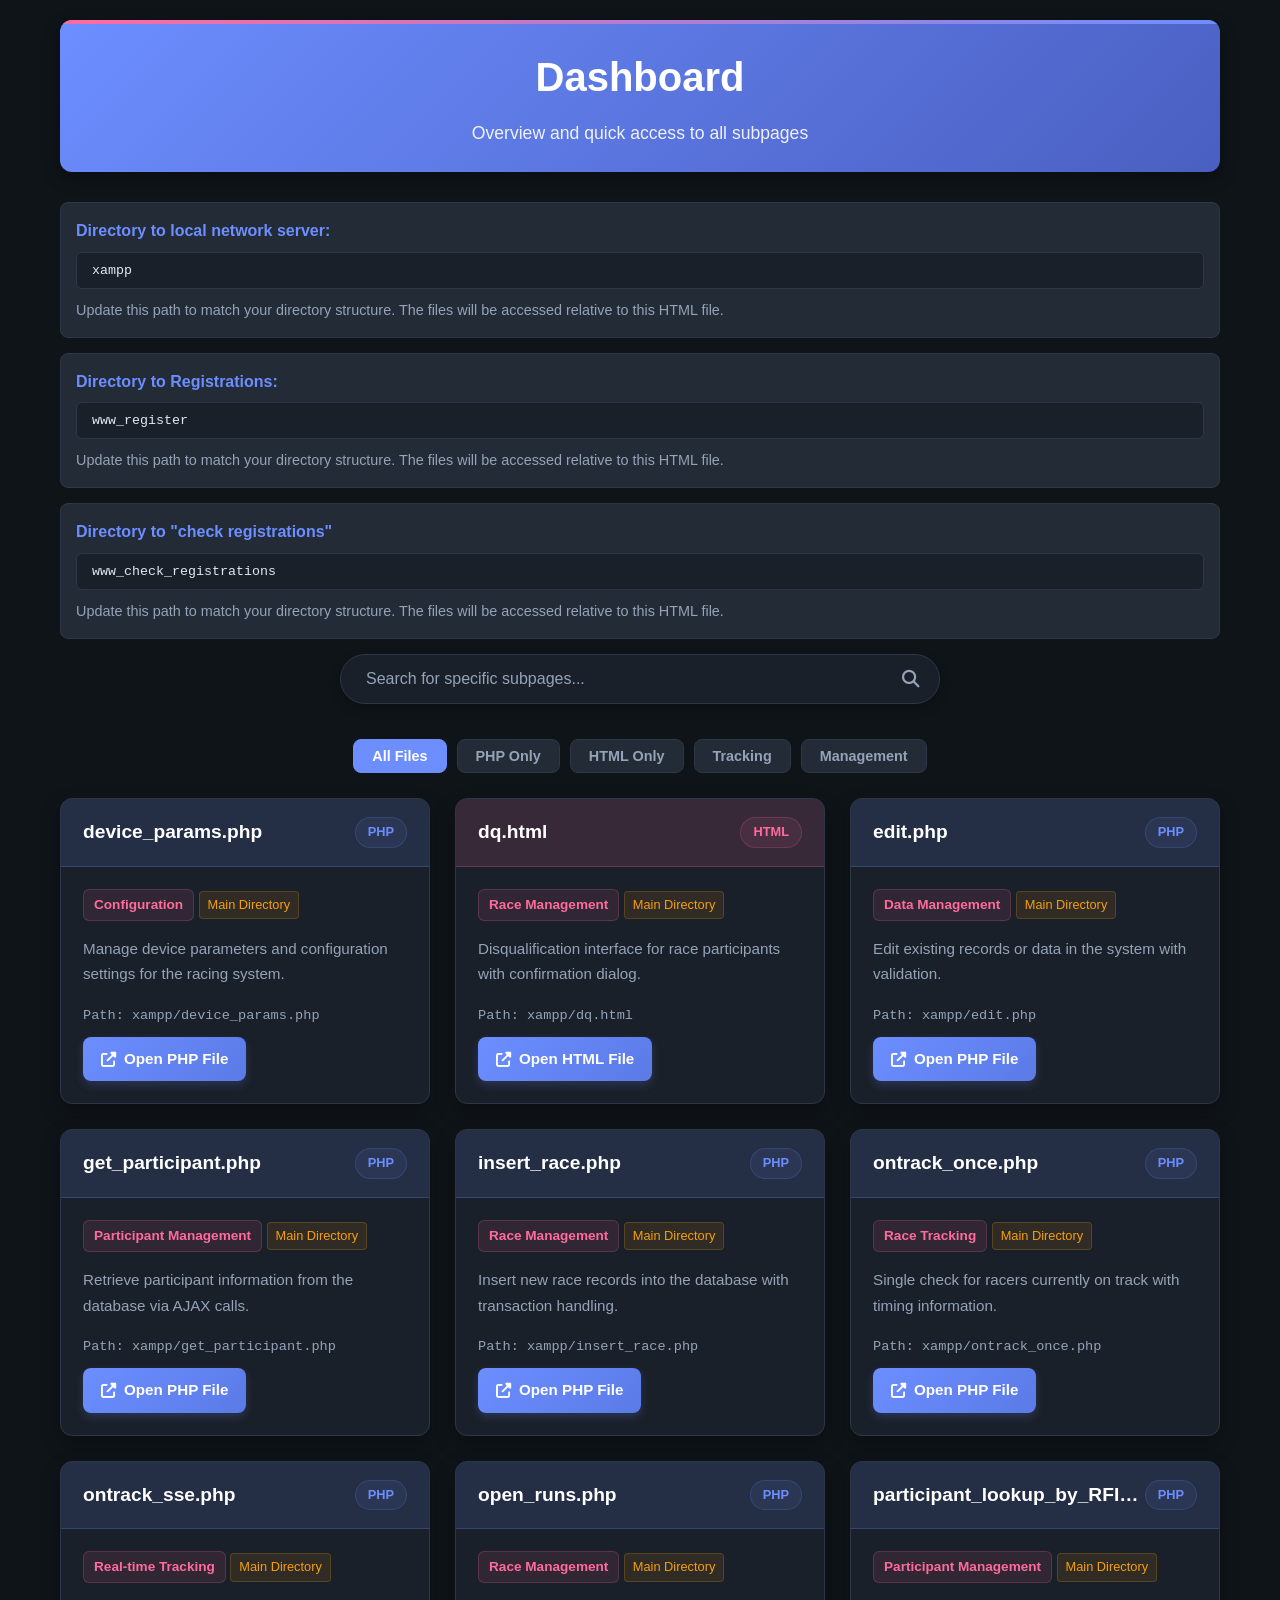
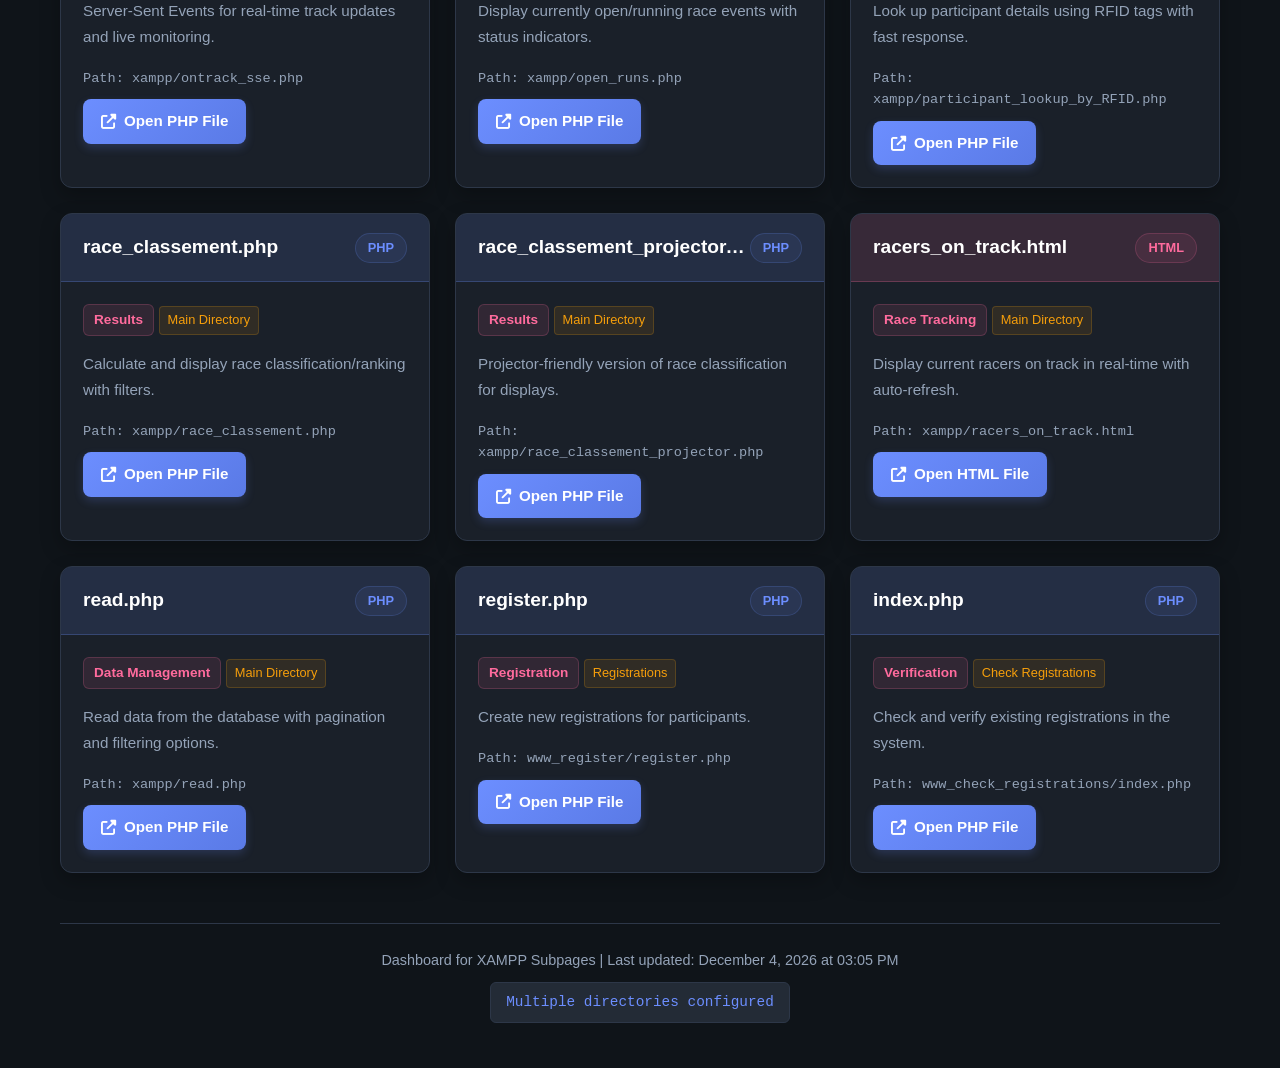
<file: source/dashboard.html>
<!DOCTYPE html>
<html lang="en">
<head>
    <meta charset="UTF-8">
    <meta name="viewport" content="width=device-width, initial-scale=1.0">
    <title>XAMPP Subpages Dashboard</title>
    <link rel="stylesheet" href="https://cdnjs.cloudflare.com/ajax/libs/font-awesome/6.4.0/css/all.min.css">
    <style>
        * {
            margin: 0;
            padding: 0;
            box-sizing: border-box;
            font-family: 'Segoe UI', Tahoma, Geneva, Verdana, sans-serif;
        }
        
        :root {
            --primary: #6c8eff;
            --primary-dark: #5a7ae6;
            --secondary: #ff6b9d;
            --background: #0f1419;
            --card-bg: #1a2029;
            --surface: #232b36;
            --text-primary: #e2e8f0;
            --text-secondary: #94a3b8;
            --border: #2d3748;
            --success: #10b981;
            --warning: #f59e0b;
            --danger: #ef4444;
        }
        
        body {
            background-color: var(--background);
            color: var(--text-primary);
            line-height: 1.6;
            min-height: 100vh;
        }
        
        .container {
            max-width: 1200px;
            margin: 0 auto;
            padding: 20px;
        }
        
        header {
            text-align: center;
            margin-bottom: 30px;
            padding: 25px;
            background: linear-gradient(135deg, var(--primary) 0%, #4a5fc1 100%);
            color: white;
            border-radius: 12px;
            box-shadow: 0 6px 18px rgba(0, 0, 0, 0.3);
            position: relative;
            overflow: hidden;
        }
        
        header::before {
            content: '';
            position: absolute;
            top: 0;
            left: 0;
            right: 0;
            height: 4px;
            background: linear-gradient(90deg, var(--secondary), var(--primary));
        }
        
        header h1 {
            font-size: 2.5rem;
            margin-bottom: 10px;
            font-weight: 700;
        }
        
        header p {
            font-size: 1.1rem;
            opacity: 0.9;
        }
        
        .path-config {
            background: var(--surface);
            padding: 15px;
            border-radius: 8px;
            margin: 15px 0;
            border: 1px solid var(--border);
        }
        
        .path-config label {
            display: block;
            margin-bottom: 8px;
            font-weight: 600;
            color: var(--primary);
        }
        
        .path-config input {
            width: 100%;
            padding: 10px 15px;
            background: var(--card-bg);
            border: 1px solid var(--border);
            border-radius: 6px;
            color: var(--text-primary);
            font-family: 'Courier New', monospace;
        }
        
        .stats {
            display: flex;
            justify-content: center;
            flex-wrap: wrap;
            gap: 20px;
            margin-bottom: 40px;
        }
        
        .stat-card {
            background: var(--card-bg);
            border-radius: 10px;
            padding: 20px 25px;
            text-align: center;
            box-shadow: 0 6px 12px rgba(0, 0, 0, 0.2);
            flex: 1;
            min-width: 160px;
            max-width: 220px;
            border: 1px solid var(--border);
            transition: transform 0.3s ease, box-shadow 0.3s ease;
        }
        
        .stat-card:hover {
            transform: translateY(-5px);
            box-shadow: 0 10px 20px rgba(0, 0, 0, 0.3);
            border-color: var(--primary);
        }
        
        .stat-card .number {
            font-size: 2.5rem;
            font-weight: bold;
            color: var(--primary);
            margin-bottom: 5px;
        }
        
        .stat-card .label {
            font-size: 0.95rem;
            color: var(--text-secondary);
            font-weight: 500;
        }
        
        .dashboard {
            display: grid;
            grid-template-columns: repeat(auto-fill, minmax(320px, 1fr));
            gap: 25px;
        }
        
        .card {
            background: var(--card-bg);
            border-radius: 12px;
            overflow: hidden;
            box-shadow: 0 8px 20px rgba(0, 0, 0, 0.25);
            transition: transform 0.3s ease, box-shadow 0.3s ease;
            border: 1px solid var(--border);
        }
        
        .card:hover {
            transform: translateY(-8px);
            box-shadow: 0 15px 30px rgba(0, 0, 0, 0.4);
            border-color: var(--primary);
        }
        
        .card-header {
            padding: 18px 22px;
            background: var(--surface);
            color: white;
            display: flex;
            justify-content: space-between;
            align-items: center;
            border-bottom: 1px solid var(--border);
        }
        
        .card-header h3 {
            font-size: 1.2rem;
            font-weight: 600;
            overflow: hidden;
            text-overflow: ellipsis;
            white-space: nowrap;
        }
        
        .file-type {
            background-color: rgba(108, 142, 255, 0.15);
            color: var(--primary);
            padding: 4px 12px;
            border-radius: 20px;
            font-size: 0.8rem;
            font-weight: 600;
            border: 1px solid rgba(108, 142, 255, 0.3);
        }
        
        .card-body {
            padding: 22px;
        }
        
        .card-body p {
            color: var(--text-secondary);
            margin-bottom: 18px;
            font-size: 0.95rem;
            line-height: 1.7;
        }
        
        .category {
            display: inline-block;
            padding: 4px 10px;
            background-color: rgba(255, 107, 157, 0.1);
            color: var(--secondary);
            border-radius: 6px;
            font-size: 0.85rem;
            font-weight: 600;
            margin-bottom: 15px;
            border: 1px solid rgba(255, 107, 157, 0.2);
        }
        
        .btn {
            display: inline-flex;
            align-items: center;
            justify-content: center;
            padding: 10px 18px;
            background: linear-gradient(135deg, var(--primary) 0%, var(--primary-dark) 100%);
            color: white;
            text-decoration: none;
            border-radius: 8px;
            font-size: 0.95rem;
            font-weight: 600;
            transition: all 0.3s ease;
            border: none;
            cursor: pointer;
            box-shadow: 0 4px 10px rgba(108, 142, 255, 0.2);
        }
        
        .btn:hover {
            background: linear-gradient(135deg, var(--primary-dark) 0%, #4a5fc1 100%);
            transform: translateY(-2px);
            box-shadow: 0 6px 15px rgba(108, 142, 255, 0.3);
        }
        
        .btn i {
            margin-right: 8px;
        }
        
        .search-container {
            margin-bottom: 35px;
            text-align: center;
            position: relative;
        }
        
        .search-box {
            width: 100%;
            max-width: 600px;
            padding: 15px 25px;
            background: var(--card-bg);
            border: 1px solid var(--border);
            border-radius: 50px;
            font-size: 1rem;
            outline: none;
            transition: all 0.3s;
            color: var(--text-primary);
            box-shadow: 0 4px 12px rgba(0, 0, 0, 0.2);
        }
        
        .search-box:focus {
            border-color: var(--primary);
            box-shadow: 0 0 0 3px rgba(108, 142, 255, 0.2), 0 6px 20px rgba(0, 0, 0, 0.3);
        }
        
        .search-box::placeholder {
            color: var(--text-secondary);
        }
        
        .search-icon {
            position: absolute;
            right: calc(50% - 280px);
            top: 50%;
            transform: translateY(-50%);
            color: var(--text-secondary);
            font-size: 1.1rem;
        }
        
        footer {
            text-align: center;
            margin-top: 50px;
            padding: 25px;
            color: var(--text-secondary);
            font-size: 0.9rem;
            border-top: 1px solid var(--border);
        }
        
        .path-display {
            display: inline-block;
            background: var(--surface);
            padding: 8px 15px;
            border-radius: 6px;
            font-family: 'Courier New', monospace;
            color: var(--primary);
            margin-top: 10px;
            border: 1px solid var(--border);
        }
        
        .no-results {
            grid-column: 1 / -1;
            text-align: center;
            padding: 60px;
            color: var(--text-secondary);
        }
        
        .no-results i {
            font-size: 3rem;
            color: var(--text-secondary);
            margin-bottom: 15px;
            opacity: 0.5;
        }
        
        .filter-buttons {
            display: flex;
            justify-content: center;
            flex-wrap: wrap;
            gap: 10px;
            margin-bottom: 25px;
        }
        
        .filter-btn {
            padding: 8px 18px;
            background: var(--surface);
            color: var(--text-secondary);
            border: 1px solid var(--border);
            border-radius: 8px;
            cursor: pointer;
            font-size: 0.9rem;
            font-weight: 600;
            transition: all 0.2s ease;
        }
        
        .filter-btn:hover {
            background: var(--card-bg);
            color: var(--text-primary);
        }
        
        .filter-btn.active {
            background: var(--primary);
            color: white;
            border-color: var(--primary);
        }
        
        @media (max-width: 768px) {
            .dashboard {
                grid-template-columns: 1fr;
            }
            
            header h1 {
                font-size: 2rem;
            }
            
            .stat-card {
                min-width: 140px;
            }
            
            .search-icon {
                right: 20px;
            }
            
            .search-box {
                padding-left: 20px;
                padding-right: 50px;
            }
        }
        
        /* Scrollbar styling */
        ::-webkit-scrollbar {
            width: 10px;
        }
        
        ::-webkit-scrollbar-track {
            background: var(--surface);
        }
        
        ::-webkit-scrollbar-thumb {
            background: var(--primary);
            border-radius: 5px;
        }
        
        ::-webkit-scrollbar-thumb:hover {
            background: var(--primary-dark);
        }
    </style>
</head>
<body>
    <div class="container">
        <header>
            <h1>Dashboard</h1>
            <p>Overview and quick access to all subpages</p>
        </header>
        
        <!-- PATH CONFIGURATION SECTION -->
        <div class="path-config">
            <label for="basePath">Directory to local network server:</label>
            <input type="text" id="basePath_xampp" value="xampp">
            <p style="margin-top: 10px; font-size: 0.9rem; color: var(--text-secondary);">
                Update this path to match your directory structure. The files will be accessed relative to this HTML file.
            </p>
        </div>
        
        <div class="path-config">
            <label for="basePath">Directory to Registrations:</label>
            <input type="text" id="basePath_reg" value="www_register">
            <p style="margin-top: 10px; font-size: 0.9rem; color: var(--text-secondary);">
                Update this path to match your directory structure. The files will be accessed relative to this HTML file.
            </p>
        </div>
      
        <div class="path-config">
            <label for="basePath">Directory to "check registrations"</label>
            <input type="text" id="basePath_check" value="www_check_registrations">
            <p style="margin-top: 10px; font-size: 0.9rem; color: var(--text-secondary);">
                Update this path to match your directory structure. The files will be accessed relative to this HTML file.
            </p>
        </div>

        <div class="search-container">
            <input type="text" class="search-box" id="searchInput" placeholder="Search for specific subpages...">
            <div class="search-icon">
                <i class="fas fa-search"></i>
            </div>
        </div>
        
        <div class="filter-buttons" id="filterButtons">
            <button class="filter-btn active" data-filter="all">All Files</button>
            <button class="filter-btn" data-filter="php">PHP Only</button>
            <button class="filter-btn" data-filter="html">HTML Only</button>
            <button class="filter-btn" data-filter="tracking">Tracking</button>
            <button class="filter-btn" data-filter="management">Management</button>
        </div>
        
        <div class="dashboard" id="dashboard">
            <!-- Cards will be generated by JavaScript -->
        </div>
        
        <footer>
            <p>Dashboard for XAMPP Subpages | Last updated: <span id="currentDate"></span></p>
            <div class="path-display" id="currentPathDisplay">Multiple directories configured</div>
        </footer>
    </div>

    <script>
        // ==============================================
        // CONFIGURATION
        // ==============================================
        
        // Default base paths
        let basePaths = {
            xampp: "xampp/",
            reg: "www_register/",        // This is the "Directory to Registrations"
            check: "www_check_registrations/"  // This is the "Directory to 'check registrations'"
        };
        
        // File data with descriptions - organized by directory
        const directoryFiles = {
            xampp: [
                {
                    name: "device_params.php",
                    type: "php",
                    description: "Manage device parameters and configuration settings for the racing system.",
                    category: "Configuration",
                    tags: ["configuration", "settings"]
                },
                {
                    name: "dq.html",
                    type: "html",
                    description: "Disqualification interface for race participants with confirmation dialog.",
                    category: "Race Management",
                    tags: ["disqualification", "interface"]
                },
                {
                    name: "edit.php",
                    type: "php",
                    description: "Edit existing records or data in the system with validation.",
                    category: "Data Management",
                    tags: ["edit", "update", "data"]
                },
                {
                    name: "get_participant.php",
                    type: "php",
                    description: "Retrieve participant information from the database via AJAX calls.",
                    category: "Participant Management",
                    tags: ["participant", "lookup", "database"]
                },
                {
                    name: "insert_race.php",
                    type: "php",
                    description: "Insert new race records into the database with transaction handling.",
                    category: "Race Management",
                    tags: ["race", "insert", "database"]
                },
                {
                    name: "ontrack_once.php",
                    type: "php",
                    description: "Single check for racers currently on track with timing information.",
                    category: "Race Tracking",
                    tags: ["tracking", "once", "check"]
                },
                {
                    name: "ontrack_sse.php",
                    type: "php",
                    description: "Server-Sent Events for real-time track updates and live monitoring.",
                    category: "Real-time Tracking",
                    tags: ["tracking", "realtime", "sse"]
                },
                {
                    name: "open_runs.php",
                    type: "php",
                    description: "Display currently open/running race events with status indicators.",
                    category: "Race Management",
                    tags: ["runs", "open", "status"]
                },
                {
                    name: "participant_lookup_by_RFID.php",
                    type: "php",
                    description: "Look up participant details using RFID tags with fast response.",
                    category: "Participant Management",
                    tags: ["rfid", "participant", "lookup"]
                },
                {
                    name: "race_classement.php",
                    type: "php",
                    description: "Calculate and display race classification/ranking with filters.",
                    category: "Results",
                    tags: ["classement", "ranking", "results"]
                },
                {
                    name: "race_classement_projector.php",
                    type: "php",
                    description: "Projector-friendly version of race classification for displays.",
                    category: "Results",
                    tags: ["projector", "display", "results"]
                },
                {
                    name: "racers_on_track.html",
                    type: "html",
                    description: "Display current racers on track in real-time with auto-refresh.",
                    category: "Race Tracking",
                    tags: ["racers", "track", "realtime"]
                },
                {
                    name: "read.php",
                    type: "php",
                    description: "Read data from the database with pagination and filtering options.",
                    category: "Data Management",
                    tags: ["read", "database", "data"]
                }
            ],
            reg: [  // This is "Directory to Registrations" = www_register
                {
                    name: "register.php",
                    type: "php",
                    description: "Create new registrations for participants.",
                    category: "Registration",
                    tags: ["registration", "create", "signup"]
                }
            ],
            check: [  // This is "Directory to 'check registrations'" = www_check_registrations
                {
                    name: "index.php",
                    type: "php",
                    description: "Check and verify existing registrations in the system.",
                    category: "Verification",
                    tags: ["check", "verification", "registration"]
                }
            ]
        };
        
        // Combine all files for easier searching and filtering
        let allFiles = [];
        
        // File type display names
        const fileTypeInfo = {
            "php": { name: "PHP", color: "#6c8eff" },
            "html": { name: "HTML", color: "#ff6b9d" }
        };
        
        // Initialize dashboard
        document.addEventListener('DOMContentLoaded', function() {
            // Load saved paths from localStorage
            loadSavedPaths();
            
            // Initialize all files array
            updateAllFiles();
            
            // Render dashboard
            renderDashboard();
            
            // Setup other components
            updateCurrentDate();
            setupFilterButtons();
            setupPathConfig();
        });
        
        function loadSavedPaths() {
            // Load saved paths from localStorage if they exist
            const savedXamppPath = localStorage.getItem('dashboardBasePath_xampp');
            const savedRegPath = localStorage.getItem('dashboardBasePath_reg');
            const savedCheckPath = localStorage.getItem('dashboardBasePath_check');
            
            if (savedXamppPath) {
                basePaths.xampp = savedXamppPath;
                document.getElementById('basePath_xampp').value = basePaths.xampp.replace(/\/$/, '');
            }
            if (savedRegPath) {
                basePaths.reg = savedRegPath;
                document.getElementById('basePath_reg').value = basePaths.reg.replace(/\/$/, '');
            }
            if (savedCheckPath) {
                basePaths.check = savedCheckPath;
                document.getElementById('basePath_check').value = basePaths.check.replace(/\/$/, '');
            }
        }
        
        function updateAllFiles() {
            // Clear the allFiles array
            allFiles = [];
            
            // Add files from each directory with their base paths
            for (const [dir, files] of Object.entries(directoryFiles)) {
                files.forEach(file => {
                    allFiles.push({
                        ...file,
                        basePath: basePaths[dir],
                        directory: dir
                    });
                });
            }
        }
        
        function renderDashboard(filteredFiles = null) {
            const dashboard = document.getElementById('dashboard');
            const filesToDisplay = filteredFiles || allFiles;
            
            if (filesToDisplay.length === 0) {
                dashboard.innerHTML = `
                    <div class="no-results">
                        <i class="fas fa-search"></i>
                        <h3>No files match your search</h3>
                        <p>Try a different search term or filter</p>
                    </div>
                `;
                return;
            }
            
            dashboard.innerHTML = '';
            
            filesToDisplay.forEach(file => {
                const fileType = fileTypeInfo[file.type];
                const card = document.createElement('div');
                card.className = 'card';
                
                // Construct the file path
                const filePath = `${file.basePath}${file.name}`;
                
                // Directory indicator
                const directoryNames = {
                    xampp: "Main Directory",
                    reg: "Registrations",
                    check: "Check Registrations"
                };
                
                card.innerHTML = `
                    <div class="card-header" style="background-color: ${fileType.color}20; border-color: ${fileType.color}40">
                        <h3>${file.name}</h3>
                        <span class="file-type" style="background-color: ${fileType.color}15; color: ${fileType.color}; border-color: ${fileType.color}30">
                            ${fileType.name}
                        </span>
                    </div>
                    <div class="card-body">
                        <div class="category">${file.category}</div>
                        <div style="font-size: 0.8rem; color: var(--warning); margin-bottom: 8px; padding: 3px 8px; background: rgba(245, 158, 11, 0.1); border-radius: 4px; display: inline-block; border: 1px solid rgba(245, 158, 11, 0.2);">
                            ${directoryNames[file.directory]}
                        </div>
                        <p>${file.description}</p>
                        <div style="margin-bottom: 10px; font-size: 0.85rem; color: var(--text-secondary); font-family: 'Courier New', monospace;">
                            Path: ${filePath}
                        </div>
                        <a href="${filePath}" class="btn" target="_blank">
                            <i class="fas fa-external-link-alt"></i> Open ${fileType.name} File
                        </a>
                    </div>
                `;
                
                dashboard.appendChild(card);
            });
        }
        
        function setupPathConfig() {
            // Setup event listeners for all path inputs
            const pathInputs = ['basePath_xampp', 'basePath_reg', 'basePath_check'];
            
            pathInputs.forEach(inputId => {
                const input = document.getElementById(inputId);
                
                // Save on change
                input.addEventListener('change', function() {
                    const key = inputId.replace('basePath_', '');
                    let newPath = this.value;
                    
                    // Ensure path ends with slash if not empty
                    if (newPath && !newPath.endsWith('/')) {
                        newPath += '/';
                        this.value = newPath;
                    }
                    
                    // Update the path in our basePaths object
                    basePaths[key] = newPath;
                    
                    // Save to localStorage
                    localStorage.setItem(`dashboardBasePath_${key}`, newPath);
                    
                    // Update all files array with new paths
                    updateAllFiles();
                    
                    // Re-render dashboard with new paths
                    renderDashboard();
                });
            });
        }
        
        // Search functionality
        document.getElementById('searchInput').addEventListener('input', function(e) {
            const searchTerm = e.target.value.toLowerCase();
            
            if (searchTerm === '') {
                renderDashboard();
                return;
            }
            
            const filteredFiles = allFiles.filter(file => {
                return file.name.toLowerCase().includes(searchTerm) ||
                       file.type.toLowerCase().includes(searchTerm) ||
                       file.description.toLowerCase().includes(searchTerm) ||
                       file.category.toLowerCase().includes(searchTerm) ||
                       file.tags.some(tag => tag.includes(searchTerm)) ||
                       file.directory.toLowerCase().includes(searchTerm);
            });
            
            renderDashboard(filteredFiles);
        });
        
        // Setup filter buttons
        function setupFilterButtons() {
            const filterButtons = document.querySelectorAll('.filter-btn');
            
            filterButtons.forEach(button => {
                button.addEventListener('click', function() {
                    // Remove active class from all buttons
                    filterButtons.forEach(btn => btn.classList.remove('active'));
                    // Add active class to clicked button
                    this.classList.add('active');
                    
                    const filter = this.getAttribute('data-filter');
                    filterFiles(filter);
                });
            });
        }
        
        // Filter files based on selected filter
        function filterFiles(filter) {
            let filteredFiles = [];
            
            switch(filter) {
                case 'all':
                    filteredFiles = allFiles;
                    break;
                case 'php':
                    filteredFiles = allFiles.filter(file => file.type === 'php');
                    break;
                case 'html':
                    filteredFiles = allFiles.filter(file => file.type === 'html');
                    break;
                case 'tracking':
                    filteredFiles = allFiles.filter(file => 
                        file.category === 'Race Tracking' || 
                        file.category === 'Real-time Tracking'
                    );
                    break;
                case 'management':
                    filteredFiles = allFiles.filter(file => 
                        file.category === 'Race Management' || 
                        file.category === 'Participant Management' ||
                        file.category === 'Data Management' ||
                        file.category === 'Registration' ||
                        file.category === 'Verification'
                    );
                    break;
                default:
                    filteredFiles = allFiles;
            }
            
            renderDashboard(filteredFiles);
        }
        
        // Update current date in footer
        function updateCurrentDate() {
            const now = new Date();
            const options = { 
                year: 'numeric', 
                month: 'long', 
                day: 'numeric',
                hour: '2-digit',
                minute: '2-digit'
            };
            document.getElementById('currentDate').textContent = now.toLocaleDateString('en-US', options);
        }
    </script>
</body>
</html>
</file>
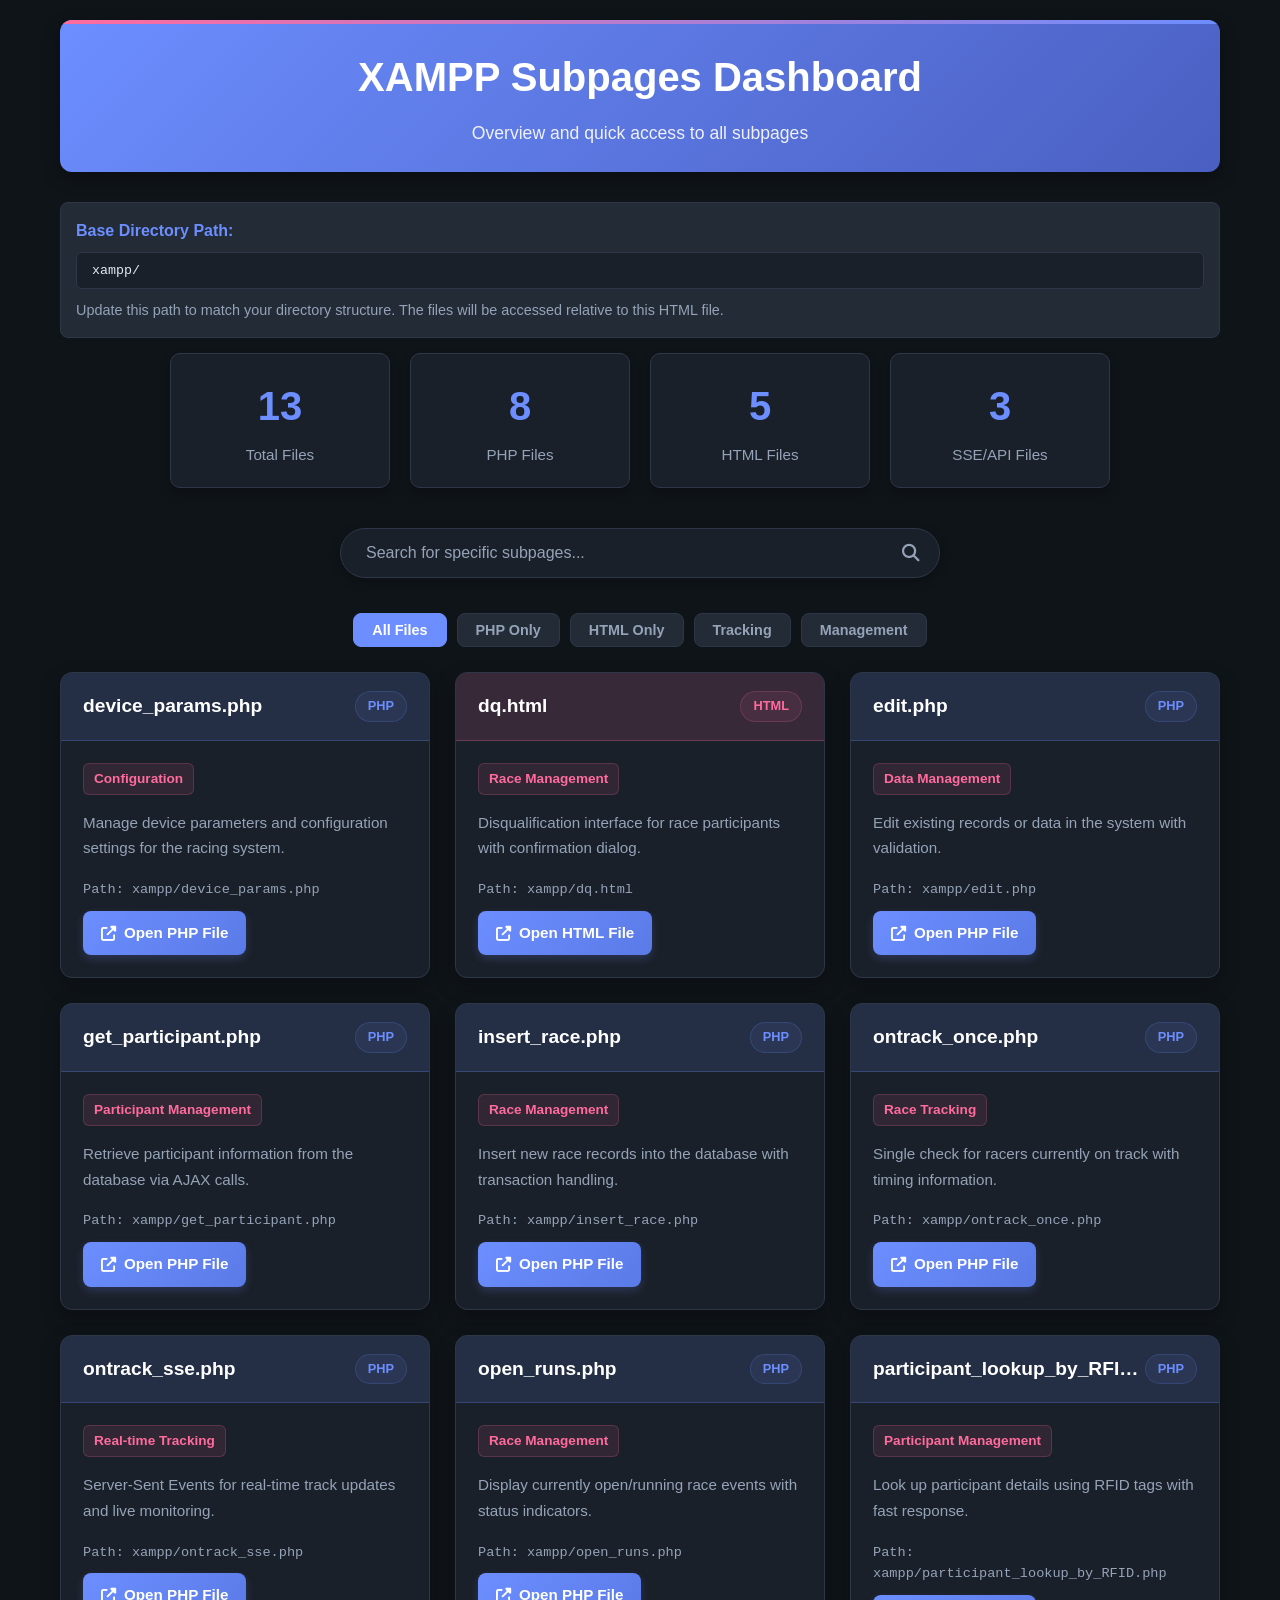
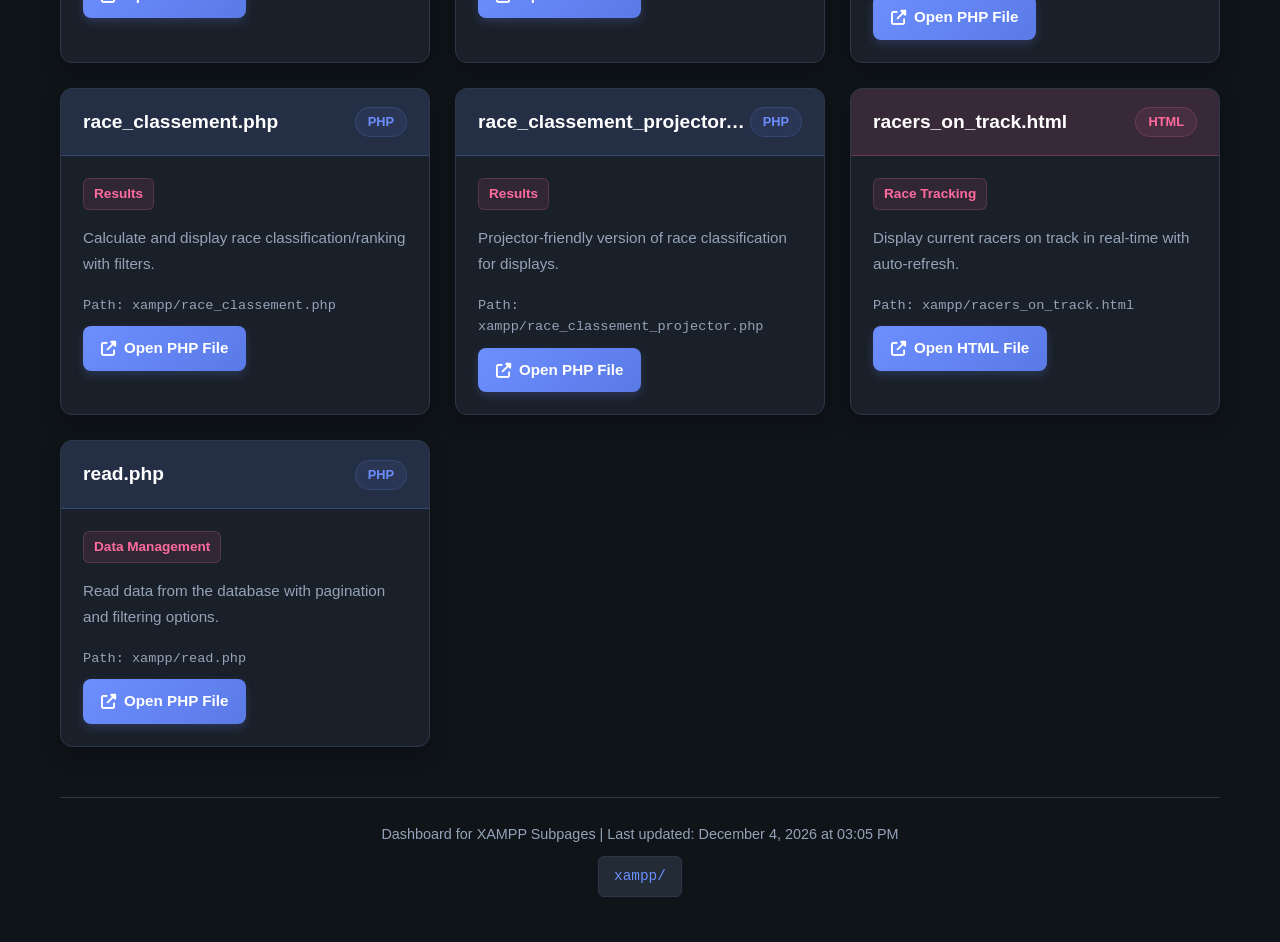
<file: source/dashboard_xampp.html>
<!DOCTYPE html>
<html lang="en">
<head>
    <meta charset="UTF-8">
    <meta name="viewport" content="width=device-width, initial-scale=1.0">
    <title>XAMPP Subpages Dashboard</title>
    <link rel="stylesheet" href="https://cdnjs.cloudflare.com/ajax/libs/font-awesome/6.4.0/css/all.min.css">
    <style>
        * {
            margin: 0;
            padding: 0;
            box-sizing: border-box;
            font-family: 'Segoe UI', Tahoma, Geneva, Verdana, sans-serif;
        }
        
        :root {
            --primary: #6c8eff;
            --primary-dark: #5a7ae6;
            --secondary: #ff6b9d;
            --background: #0f1419;
            --card-bg: #1a2029;
            --surface: #232b36;
            --text-primary: #e2e8f0;
            --text-secondary: #94a3b8;
            --border: #2d3748;
            --success: #10b981;
            --warning: #f59e0b;
            --danger: #ef4444;
        }
        
        body {
            background-color: var(--background);
            color: var(--text-primary);
            line-height: 1.6;
            min-height: 100vh;
        }
        
        .container {
            max-width: 1200px;
            margin: 0 auto;
            padding: 20px;
        }
        
        header {
            text-align: center;
            margin-bottom: 30px;
            padding: 25px;
            background: linear-gradient(135deg, var(--primary) 0%, #4a5fc1 100%);
            color: white;
            border-radius: 12px;
            box-shadow: 0 6px 18px rgba(0, 0, 0, 0.3);
            position: relative;
            overflow: hidden;
        }
        
        header::before {
            content: '';
            position: absolute;
            top: 0;
            left: 0;
            right: 0;
            height: 4px;
            background: linear-gradient(90deg, var(--secondary), var(--primary));
        }
        
        header h1 {
            font-size: 2.5rem;
            margin-bottom: 10px;
            font-weight: 700;
        }
        
        header p {
            font-size: 1.1rem;
            opacity: 0.9;
        }
        
        .path-config {
            background: var(--surface);
            padding: 15px;
            border-radius: 8px;
            margin: 15px 0;
            border: 1px solid var(--border);
        }
        
        .path-config label {
            display: block;
            margin-bottom: 8px;
            font-weight: 600;
            color: var(--primary);
        }
        
        .path-config input {
            width: 100%;
            padding: 10px 15px;
            background: var(--card-bg);
            border: 1px solid var(--border);
            border-radius: 6px;
            color: var(--text-primary);
            font-family: 'Courier New', monospace;
        }
        
        .stats {
            display: flex;
            justify-content: center;
            flex-wrap: wrap;
            gap: 20px;
            margin-bottom: 40px;
        }
        
        .stat-card {
            background: var(--card-bg);
            border-radius: 10px;
            padding: 20px 25px;
            text-align: center;
            box-shadow: 0 6px 12px rgba(0, 0, 0, 0.2);
            flex: 1;
            min-width: 160px;
            max-width: 220px;
            border: 1px solid var(--border);
            transition: transform 0.3s ease, box-shadow 0.3s ease;
        }
        
        .stat-card:hover {
            transform: translateY(-5px);
            box-shadow: 0 10px 20px rgba(0, 0, 0, 0.3);
            border-color: var(--primary);
        }
        
        .stat-card .number {
            font-size: 2.5rem;
            font-weight: bold;
            color: var(--primary);
            margin-bottom: 5px;
        }
        
        .stat-card .label {
            font-size: 0.95rem;
            color: var(--text-secondary);
            font-weight: 500;
        }
        
        .dashboard {
            display: grid;
            grid-template-columns: repeat(auto-fill, minmax(320px, 1fr));
            gap: 25px;
        }
        
        .card {
            background: var(--card-bg);
            border-radius: 12px;
            overflow: hidden;
            box-shadow: 0 8px 20px rgba(0, 0, 0, 0.25);
            transition: transform 0.3s ease, box-shadow 0.3s ease;
            border: 1px solid var(--border);
        }
        
        .card:hover {
            transform: translateY(-8px);
            box-shadow: 0 15px 30px rgba(0, 0, 0, 0.4);
            border-color: var(--primary);
        }
        
        .card-header {
            padding: 18px 22px;
            background: var(--surface);
            color: white;
            display: flex;
            justify-content: space-between;
            align-items: center;
            border-bottom: 1px solid var(--border);
        }
        
        .card-header h3 {
            font-size: 1.2rem;
            font-weight: 600;
            overflow: hidden;
            text-overflow: ellipsis;
            white-space: nowrap;
        }
        
        .file-type {
            background-color: rgba(108, 142, 255, 0.15);
            color: var(--primary);
            padding: 4px 12px;
            border-radius: 20px;
            font-size: 0.8rem;
            font-weight: 600;
            border: 1px solid rgba(108, 142, 255, 0.3);
        }
        
        .card-body {
            padding: 22px;
        }
        
        .card-body p {
            color: var(--text-secondary);
            margin-bottom: 18px;
            font-size: 0.95rem;
            line-height: 1.7;
        }
        
        .category {
            display: inline-block;
            padding: 4px 10px;
            background-color: rgba(255, 107, 157, 0.1);
            color: var(--secondary);
            border-radius: 6px;
            font-size: 0.85rem;
            font-weight: 600;
            margin-bottom: 15px;
            border: 1px solid rgba(255, 107, 157, 0.2);
        }
        
        .btn {
            display: inline-flex;
            align-items: center;
            justify-content: center;
            padding: 10px 18px;
            background: linear-gradient(135deg, var(--primary) 0%, var(--primary-dark) 100%);
            color: white;
            text-decoration: none;
            border-radius: 8px;
            font-size: 0.95rem;
            font-weight: 600;
            transition: all 0.3s ease;
            border: none;
            cursor: pointer;
            box-shadow: 0 4px 10px rgba(108, 142, 255, 0.2);
        }
        
        .btn:hover {
            background: linear-gradient(135deg, var(--primary-dark) 0%, #4a5fc1 100%);
            transform: translateY(-2px);
            box-shadow: 0 6px 15px rgba(108, 142, 255, 0.3);
        }
        
        .btn i {
            margin-right: 8px;
        }
        
        .search-container {
            margin-bottom: 35px;
            text-align: center;
            position: relative;
        }
        
        .search-box {
            width: 100%;
            max-width: 600px;
            padding: 15px 25px;
            background: var(--card-bg);
            border: 1px solid var(--border);
            border-radius: 50px;
            font-size: 1rem;
            outline: none;
            transition: all 0.3s;
            color: var(--text-primary);
            box-shadow: 0 4px 12px rgba(0, 0, 0, 0.2);
        }
        
        .search-box:focus {
            border-color: var(--primary);
            box-shadow: 0 0 0 3px rgba(108, 142, 255, 0.2), 0 6px 20px rgba(0, 0, 0, 0.3);
        }
        
        .search-box::placeholder {
            color: var(--text-secondary);
        }
        
        .search-icon {
            position: absolute;
            right: calc(50% - 280px);
            top: 50%;
            transform: translateY(-50%);
            color: var(--text-secondary);
            font-size: 1.1rem;
        }
        
        footer {
            text-align: center;
            margin-top: 50px;
            padding: 25px;
            color: var(--text-secondary);
            font-size: 0.9rem;
            border-top: 1px solid var(--border);
        }
        
        .path-display {
            display: inline-block;
            background: var(--surface);
            padding: 8px 15px;
            border-radius: 6px;
            font-family: 'Courier New', monospace;
            color: var(--primary);
            margin-top: 10px;
            border: 1px solid var(--border);
        }
        
        .no-results {
            grid-column: 1 / -1;
            text-align: center;
            padding: 60px;
            color: var(--text-secondary);
        }
        
        .no-results i {
            font-size: 3rem;
            color: var(--text-secondary);
            margin-bottom: 15px;
            opacity: 0.5;
        }
        
        .filter-buttons {
            display: flex;
            justify-content: center;
            flex-wrap: wrap;
            gap: 10px;
            margin-bottom: 25px;
        }
        
        .filter-btn {
            padding: 8px 18px;
            background: var(--surface);
            color: var(--text-secondary);
            border: 1px solid var(--border);
            border-radius: 8px;
            cursor: pointer;
            font-size: 0.9rem;
            font-weight: 600;
            transition: all 0.2s ease;
        }
        
        .filter-btn:hover {
            background: var(--card-bg);
            color: var(--text-primary);
        }
        
        .filter-btn.active {
            background: var(--primary);
            color: white;
            border-color: var(--primary);
        }
        
        @media (max-width: 768px) {
            .dashboard {
                grid-template-columns: 1fr;
            }
            
            header h1 {
                font-size: 2rem;
            }
            
            .stat-card {
                min-width: 140px;
            }
            
            .search-icon {
                right: 20px;
            }
            
            .search-box {
                padding-left: 20px;
                padding-right: 50px;
            }
        }
        
        /* Scrollbar styling */
        ::-webkit-scrollbar {
            width: 10px;
        }
        
        ::-webkit-scrollbar-track {
            background: var(--surface);
        }
        
        ::-webkit-scrollbar-thumb {
            background: var(--primary);
            border-radius: 5px;
        }
        
        ::-webkit-scrollbar-thumb:hover {
            background: var(--primary-dark);
        }
    </style>
</head>
<body>
    <div class="container">
        <header>
            <h1>XAMPP Subpages Dashboard</h1>
            <p>Overview and quick access to all subpages</p>
        </header>
        
        <!-- PATH CONFIGURATION SECTION -->
        <div class="path-config">
            <label for="basePath">Base Directory Path:</label>
            <input type="text" id="basePath" value="source/xampp/">
            <p style="margin-top: 10px; font-size: 0.9rem; color: var(--text-secondary);">
                Update this path to match your directory structure. The files will be accessed relative to this HTML file.
            </p>
        </div>
        
        <div class="stats">
            <div class="stat-card">
                <div class="number">13</div>
                <div class="label">Total Files</div>
            </div>
            <div class="stat-card">
                <div class="number">8</div>
                <div class="label">PHP Files</div>
            </div>
            <div class="stat-card">
                <div class="number">5</div>
                <div class="label">HTML Files</div>
            </div>
            <div class="stat-card">
                <div class="number">3</div>
                <div class="label">SSE/API Files</div>
            </div>
        </div>
        
        <div class="search-container">
            <input type="text" class="search-box" id="searchInput" placeholder="Search for specific subpages...">
            <div class="search-icon">
                <i class="fas fa-search"></i>
            </div>
        </div>
        
        <div class="filter-buttons" id="filterButtons">
            <button class="filter-btn active" data-filter="all">All Files</button>
            <button class="filter-btn" data-filter="php">PHP Only</button>
            <button class="filter-btn" data-filter="html">HTML Only</button>
            <button class="filter-btn" data-filter="tracking">Tracking</button>
            <button class="filter-btn" data-filter="management">Management</button>
        </div>
        
        <div class="dashboard" id="dashboard">
            <!-- Cards will be generated by JavaScript -->
        </div>
        
        <footer>
            <p>Dashboard for XAMPP Subpages | Last updated: <span id="currentDate"></span></p>
            <div class="path-display" id="currentPathDisplay">source/xampp/</div>
        </footer>
    </div>

    <script>
        // ==============================================
        // CONFIGURATION - CHANGE THESE VALUES AS NEEDED
        // ==============================================
        
        // Default base path - change this to match your directory structure
        let basePath = "xampp/";
        
        // ==============================================
        // END CONFIGURATION
        // ==============================================
        
        // File data with descriptions
        const files = [
            {
                name: "device_params.php",
                type: "php",
                description: "Manage device parameters and configuration settings for the racing system.",
                category: "Configuration",
                tags: ["configuration", "settings"]
            },
            {
                name: "dq.html",
                type: "html",
                description: "Disqualification interface for race participants with confirmation dialog.",
                category: "Race Management",
                tags: ["disqualification", "interface"]
            },
            {
                name: "edit.php",
                type: "php",
                description: "Edit existing records or data in the system with validation.",
                category: "Data Management",
                tags: ["edit", "update", "data"]
            },
            {
                name: "get_participant.php",
                type: "php",
                description: "Retrieve participant information from the database via AJAX calls.",
                category: "Participant Management",
                tags: ["participant", "lookup", "database"]
            },
            {
                name: "insert_race.php",
                type: "php",
                description: "Insert new race records into the database with transaction handling.",
                category: "Race Management",
                tags: ["race", "insert", "database"]
            },
            {
                name: "ontrack_once.php",
                type: "php",
                description: "Single check for racers currently on track with timing information.",
                category: "Race Tracking",
                tags: ["tracking", "once", "check"]
            },
            {
                name: "ontrack_sse.php",
                type: "php",
                description: "Server-Sent Events for real-time track updates and live monitoring.",
                category: "Real-time Tracking",
                tags: ["tracking", "realtime", "sse"]
            },
            {
                name: "open_runs.php",
                type: "php",
                description: "Display currently open/running race events with status indicators.",
                category: "Race Management",
                tags: ["runs", "open", "status"]
            },
            {
                name: "participant_lookup_by_RFID.php",
                type: "php",
                description: "Look up participant details using RFID tags with fast response.",
                category: "Participant Management",
                tags: ["rfid", "participant", "lookup"]
            },
            {
                name: "race_classement.php",
                type: "php",
                description: "Calculate and display race classification/ranking with filters.",
                category: "Results",
                tags: ["classement", "ranking", "results"]
            },
            {
                name: "race_classement_projector.php",
                type: "php",
                description: "Projector-friendly version of race classification for displays.",
                category: "Results",
                tags: ["projector", "display", "results"]
            },
            {
                name: "racers_on_track.html",
                type: "html",
                description: "Display current racers on track in real-time with auto-refresh.",
                category: "Race Tracking",
                tags: ["racers", "track", "realtime"]
            },
            {
                name: "read.php",
                type: "php",
                description: "Read data from the database with pagination and filtering options.",
                category: "Data Management",
                tags: ["read", "database", "data"]
            }
        ];
        
        // File type display names
        const fileTypeInfo = {
            "php": { name: "PHP", color: "#6c8eff" },
            "html": { name: "HTML", color: "#ff6b9d" }
        };
        
        // Initialize dashboard
        document.addEventListener('DOMContentLoaded', function() {
            // Load saved path from localStorage or use default
            const savedPath = localStorage.getItem('dashboardBasePath');
            if (savedPath) {
                basePath = savedPath;
                document.getElementById('basePath').value = basePath;
            }
            
            renderDashboard(files);
            updateCurrentDate();
            setupFilterButtons();
            setupPathConfig();
        });
        
        function renderDashboard(fileList) {
            const dashboard = document.getElementById('dashboard');
            
            if (fileList.length === 0) {
                dashboard.innerHTML = `
                    <div class="no-results">
                        <i class="fas fa-search"></i>
                        <h3>No files match your search</h3>
                        <p>Try a different search term or filter</p>
                    </div>
                `;
                return;
            }
            
            dashboard.innerHTML = '';
            
            fileList.forEach(file => {
                const fileType = fileTypeInfo[file.type];
                const card = document.createElement('div');
                card.className = 'card';
                
                // IMPORTANT: This is where the file path is constructed
                // basePath is combined with the filename
                const filePath = `${basePath}${file.name}`;
                
                card.innerHTML = `
                    <div class="card-header" style="background-color: ${fileType.color}20; border-color: ${fileType.color}40">
                        <h3>${file.name}</h3>
                        <span class="file-type" style="background-color: ${fileType.color}15; color: ${fileType.color}; border-color: ${fileType.color}30">
                            ${fileType.name}
                        </span>
                    </div>
                    <div class="card-body">
                        <div class="category">${file.category}</div>
                        <p>${file.description}</p>
                        <div style="margin-bottom: 10px; font-size: 0.85rem; color: var(--text-secondary); font-family: 'Courier New', monospace;">
                            Path: ${filePath}
                        </div>
                        <a href="${filePath}" class="btn" target="_blank">
                            <i class="fas fa-external-link-alt"></i> Open ${fileType.name} File
                        </a>
                    </div>
                `;
                
                dashboard.appendChild(card);
            });
            
            // Update the path display in footer
            document.getElementById('currentPathDisplay').textContent = basePath;
        }
        
        // Setup path configuration
        function setupPathConfig() {
            const basePathInput = document.getElementById('basePath');
            
            // Load current value
            basePathInput.value = basePath;
            
            // Save on change
            basePathInput.addEventListener('change', function() {
                basePath = this.value;
                
                // Ensure path ends with slash if not empty
                if (basePath && !basePath.endsWith('/')) {
                    basePath += '/';
                    this.value = basePath;
                }
                
                // Save to localStorage
                localStorage.setItem('dashboardBasePath', basePath);
                
                // Re-render dashboard with new path
                renderDashboard(files);
            });
        }
        
        // Search functionality
        document.getElementById('searchInput').addEventListener('input', function(e) {
            const searchTerm = e.target.value.toLowerCase();
            
            if (searchTerm === '') {
                renderDashboard(files);
                return;
            }
            
            const filteredFiles = files.filter(file => {
                return file.name.toLowerCase().includes(searchTerm) ||
                       file.type.toLowerCase().includes(searchTerm) ||
                       file.description.toLowerCase().includes(searchTerm) ||
                       file.category.toLowerCase().includes(searchTerm) ||
                       file.tags.some(tag => tag.includes(searchTerm));
            });
            
            renderDashboard(filteredFiles);
        });
        
        // Setup filter buttons
        function setupFilterButtons() {
            const filterButtons = document.querySelectorAll('.filter-btn');
            
            filterButtons.forEach(button => {
                button.addEventListener('click', function() {
                    // Remove active class from all buttons
                    filterButtons.forEach(btn => btn.classList.remove('active'));
                    // Add active class to clicked button
                    this.classList.add('active');
                    
                    const filter = this.getAttribute('data-filter');
                    filterFiles(filter);
                });
            });
        }
        
        // Filter files based on selected filter
        function filterFiles(filter) {
            let filteredFiles = [];
            
            switch(filter) {
                case 'all':
                    filteredFiles = files;
                    break;
                case 'php':
                    filteredFiles = files.filter(file => file.type === 'php');
                    break;
                case 'html':
                    filteredFiles = files.filter(file => file.type === 'html');
                    break;
                case 'tracking':
                    filteredFiles = files.filter(file => 
                        file.category === 'Race Tracking' || 
                        file.category === 'Real-time Tracking'
                    );
                    break;
                case 'management':
                    filteredFiles = files.filter(file => 
                        file.category === 'Race Management' || 
                        file.category === 'Participant Management' ||
                        file.category === 'Data Management'
                    );
                    break;
                default:
                    filteredFiles = files;
            }
            
            renderDashboard(filteredFiles);
        }
        
        // Update current date in footer
        function updateCurrentDate() {
            const now = new Date();
            const options = { 
                year: 'numeric', 
                month: 'long', 
                day: 'numeric',
                hour: '2-digit',
                minute: '2-digit'
            };
            document.getElementById('currentDate').textContent = now.toLocaleDateString('en-US', options);
        }
    </script>
</body>

</html>
</file>
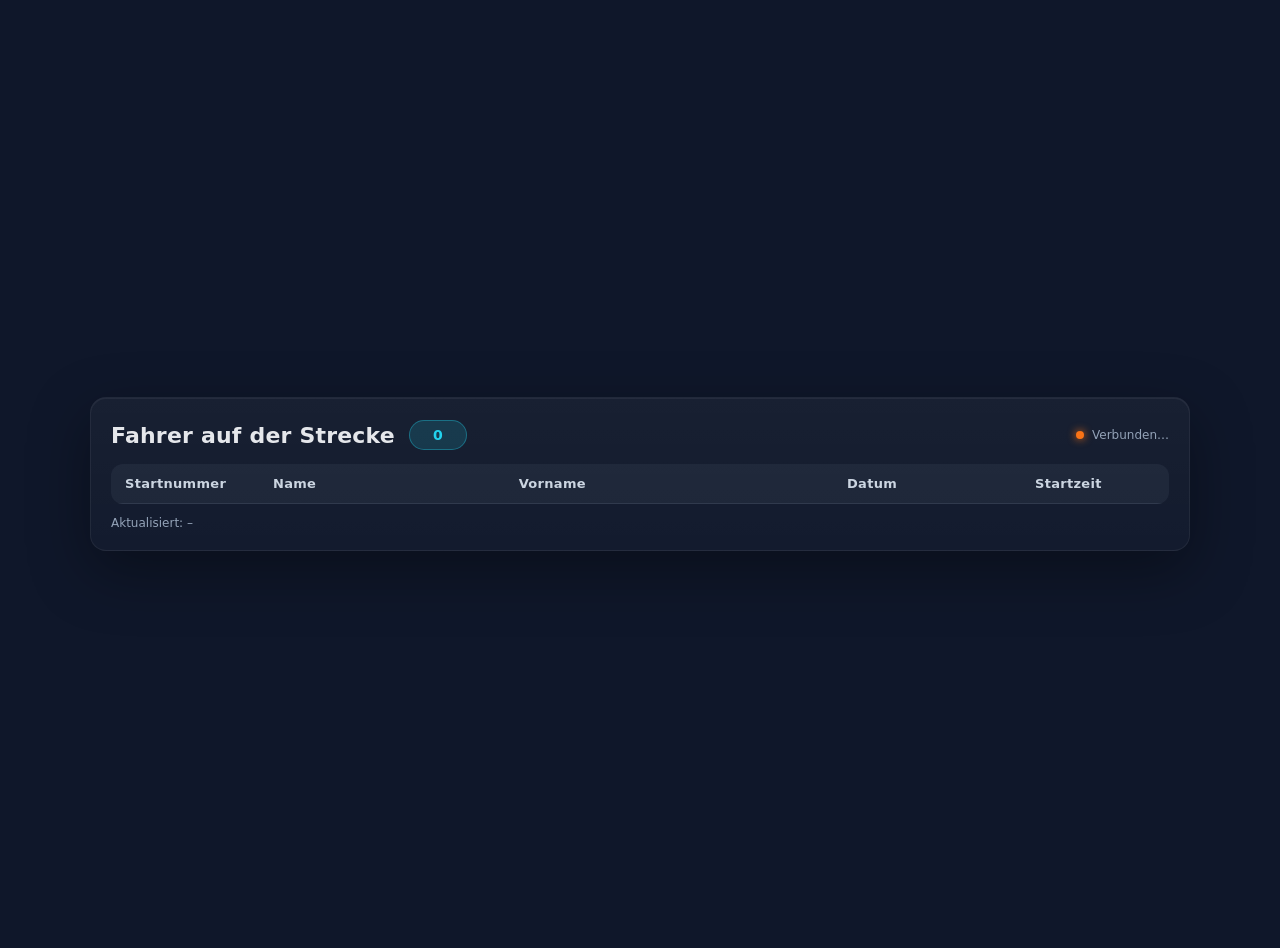
<file: source/PHP_Xampp/racers_on_track.html>
<!doctype html>
<html lang="de">
<head>
  <meta charset="utf-8" />
  <meta name="viewport" content="width=device-width,initial-scale=1" />
  <title>Rennübersicht – Fahrer auf der Strecke</title>
  <style>
    :root {
      --bg: #0f172a;       /* slate-900 */
      --card: #111827;     /* gray-900 */
      --muted: #94a3b8;    /* slate-400 */
      --fg: #e5e7eb;       /* gray-200 */
      --accent: #22d3ee;   /* cyan-400 */
      --good: #22c55e;     /* green-500 */
    }
    html, body { height: 100%; }
    body {
      margin: 0; background: var(--bg); color: var(--fg);
      font-family: ui-sans-serif, system-ui, -apple-system, Segoe UI, Roboto, Ubuntu, Cantarell, Noto Sans, Helvetica, Arial, "Apple Color Emoji", "Segoe UI Emoji";
      display: flex; align-items: center; justify-content: center; padding: 24px;
    }
    .container { width: 100%; max-width: 1100px; }
    .card {
      background: linear-gradient(180deg, rgba(255,255,255,0.04), rgba(255,255,255,0.02));
      border: 1px solid rgba(255,255,255,0.06);
      border-radius: 16px;
      padding: 16px 20px 20px 20px;
      box-shadow: 0 20px 60px rgba(0,0,0,0.35), inset 0 1px 0 rgba(255,255,255,0.06);
    }
    .title {
      display:flex; align-items:center; gap:14px; margin: 6px 0 14px 0;
    }
    .title h1 { font-size: 22px; margin: 0; letter-spacing: 0.2px; }
    .badge {
      background: rgba(34, 211, 238, 0.15);
      border: 1px solid rgba(34,211,238,0.35);
      color: var(--accent);
      padding: 6px 10px; border-radius: 999px; font-weight: 600; font-size: 14px;
      min-width: 36px; text-align:center;
    }
    .status {
      margin-left: auto; font-size: 12px; color: var(--muted);
      display:flex; align-items:center; gap:8px;
    }
    .dot { width:8px; height:8px; border-radius:50%; background: var(--good); box-shadow: 0 0 8px var(--good); }
    table { width: 100%; border-collapse: collapse; overflow: hidden; border-radius: 12px; }
    thead th {
      text-align: left; font-weight: 700; font-size: 13px; letter-spacing: 0.3px;
      padding: 12px 14px; color: #cbd5e1; background: rgba(148,163,184,0.08);
      border-bottom: 1px solid rgba(148,163,184,0.15);
    }
    tbody td {
      padding: 12px 14px; font-size: 15px; border-bottom: 1px solid rgba(148,163,184,0.1);
    }
    tbody tr:hover { background: rgba(2,6,23,0.4); }
    .num { font-variant-numeric: tabular-nums; font-weight: 700; }
    .time { font-variant-numeric: tabular-nums; color: #c7d2fe; } /* indigo-200 */
    .footer {
      display:flex; align-items:center; justify-content: space-between;
      margin-top: 12px; font-size: 12px; color: var(--muted);
    }
    .pill {
      font-size: 12px; padding: 4px 8px; border-radius: 999px;
      border: 1px solid rgba(148,163,184,0.25); color: #cbd5e1;
    }
    .hidden { display:none; }
  </style>
</head>
<body>
  <div class="container">
    <div class="card">
      <div class="title">
        <h1>Fahrer auf der Strecke</h1>
        <div id="countBadge" class="badge">0</div>
        <div class="status"><span class="dot" id="liveDot"></span><span id="statusText">Live</span></div>
      </div>

      <table>
        <thead>
          <tr>
            <th style="width:120px">Startnummer</th>
            <th>Name</th>
            <th>Vorname</th>
            <th style="width:160px">Datum</th>
            <th style="width:120px">Startzeit</th>
          </tr>
        </thead>
        <tbody id="tbody">
          <!-- rows injected here -->
        </tbody>
      </table>

      <div class="footer">
        <div>Aktualisiert: <span id="updatedAt">–</span></div>
        <div class="pill hidden" id="fallbackInfo">Fallback: Polling</div>
      </div>
    </div>
  </div>

  <script>
    const TBODY       = document.getElementById('tbody');
    const COUNT_BADGE = document.getElementById('countBadge');
    const UPDATED_AT  = document.getElementById('updatedAt');
    const LIVE_DOT    = document.getElementById('liveDot');
    const STATUS_TXT  = document.getElementById('statusText');
    const FALLBACK    = document.getElementById('fallbackInfo');

    const SSE_URL   = 'ontrack_sse.php';   // adjust path if needed
    const ONCE_URL  = 'ontrack_once.php';  // adjust path if needed
    let pollTimer   = null;

    function renderRows(rows) {
      TBODY.innerHTML = '';
      for (const r of rows) {
        const tr = document.createElement('tr');

        const tdSN  = document.createElement('td');
        tdSN.className = 'num';
        tdSN.textContent = r.Startnummer;

        const tdN   = document.createElement('td');
        tdN.textContent = r.Name || '';

        const tdV   = document.createElement('td');
        tdV.textContent = r.Vorname || '';

        // Split datetime string into date + time
        let datePart = '', timePart = '';
        if (r.started_at) {
          const d = new Date(r.started_at.replace(' ', 'T'));
          datePart = d.toLocaleDateString('de-DE'); // 06.09.2025
          timePart = d.toLocaleTimeString('de-DE', {
            hour12: false,
            hour: '2-digit',
            minute: '2-digit',
            second: '2-digit'
          });
        }

        const tdDate = document.createElement('td');
        tdDate.textContent = datePart;

        const tdTime = document.createElement('td');
        tdTime.className = 'time';
        tdTime.textContent = timePart;

        tr.appendChild(tdSN);
        tr.appendChild(tdN);
        tr.appendChild(tdV);
        tr.appendChild(tdDate);
        tr.appendChild(tdTime);
        TBODY.appendChild(tr);
      }
      COUNT_BADGE.textContent = rows.length;
      UPDATED_AT.textContent = new Date().toLocaleTimeString('de-DE', {
        hour12: false,
        hour: '2-digit',
        minute: '2-digit',
        second: '2-digit'
      });
    }

    function setLiveStatus(ok) {
      if (ok) {
        LIVE_DOT.style.background = 'var(--good)';
        LIVE_DOT.style.boxShadow  = '0 0 8px var(--good)';
        STATUS_TXT.textContent    = 'Live';
      } else {
        LIVE_DOT.style.background = '#f97316'; // orange
        LIVE_DOT.style.boxShadow  = '0 0 8px #f97316';
        STATUS_TXT.textContent    = 'Verbunden…';
      }
    }

    async function fetchOnce() {
      try {
        const r = await fetch(ONCE_URL, {cache: 'no-store'});
        const j = await r.json();
        if (j && j.status === 'success') renderRows(j.data || []);
      } catch (e) {
        // ignore
      }
    }

    function startPolling() {
      FALLBACK.classList.remove('hidden');
      if (pollTimer) clearInterval(pollTimer);
      fetchOnce();
      pollTimer = setInterval(fetchOnce, 1000);
    }

    function startSSE() {
      if (!('EventSource' in window)) {
        startPolling();
        return;
      }
      try {
        FALLBACK.classList.add('hidden');
        const es = new EventSource(SSE_URL);
        setLiveStatus(false);

        es.addEventListener('open', () => setLiveStatus(true));
        es.addEventListener('error', () => {
          setLiveStatus(false);
          setTimeout(() => {
            try { es.close(); } catch {}
            startPolling();
          }, 1500);
        });

        es.addEventListener('update', (ev) => {
          try {
            const payload = JSON.parse(ev.data);
            renderRows(payload.rows || []);
            setLiveStatus(true);
          } catch (e) { /* ignore */ }
        });
      } catch (e) {
        startPolling();
      }
    }

    // Start live updates
    startSSE();
  </script>
</body>
</html>
</file>
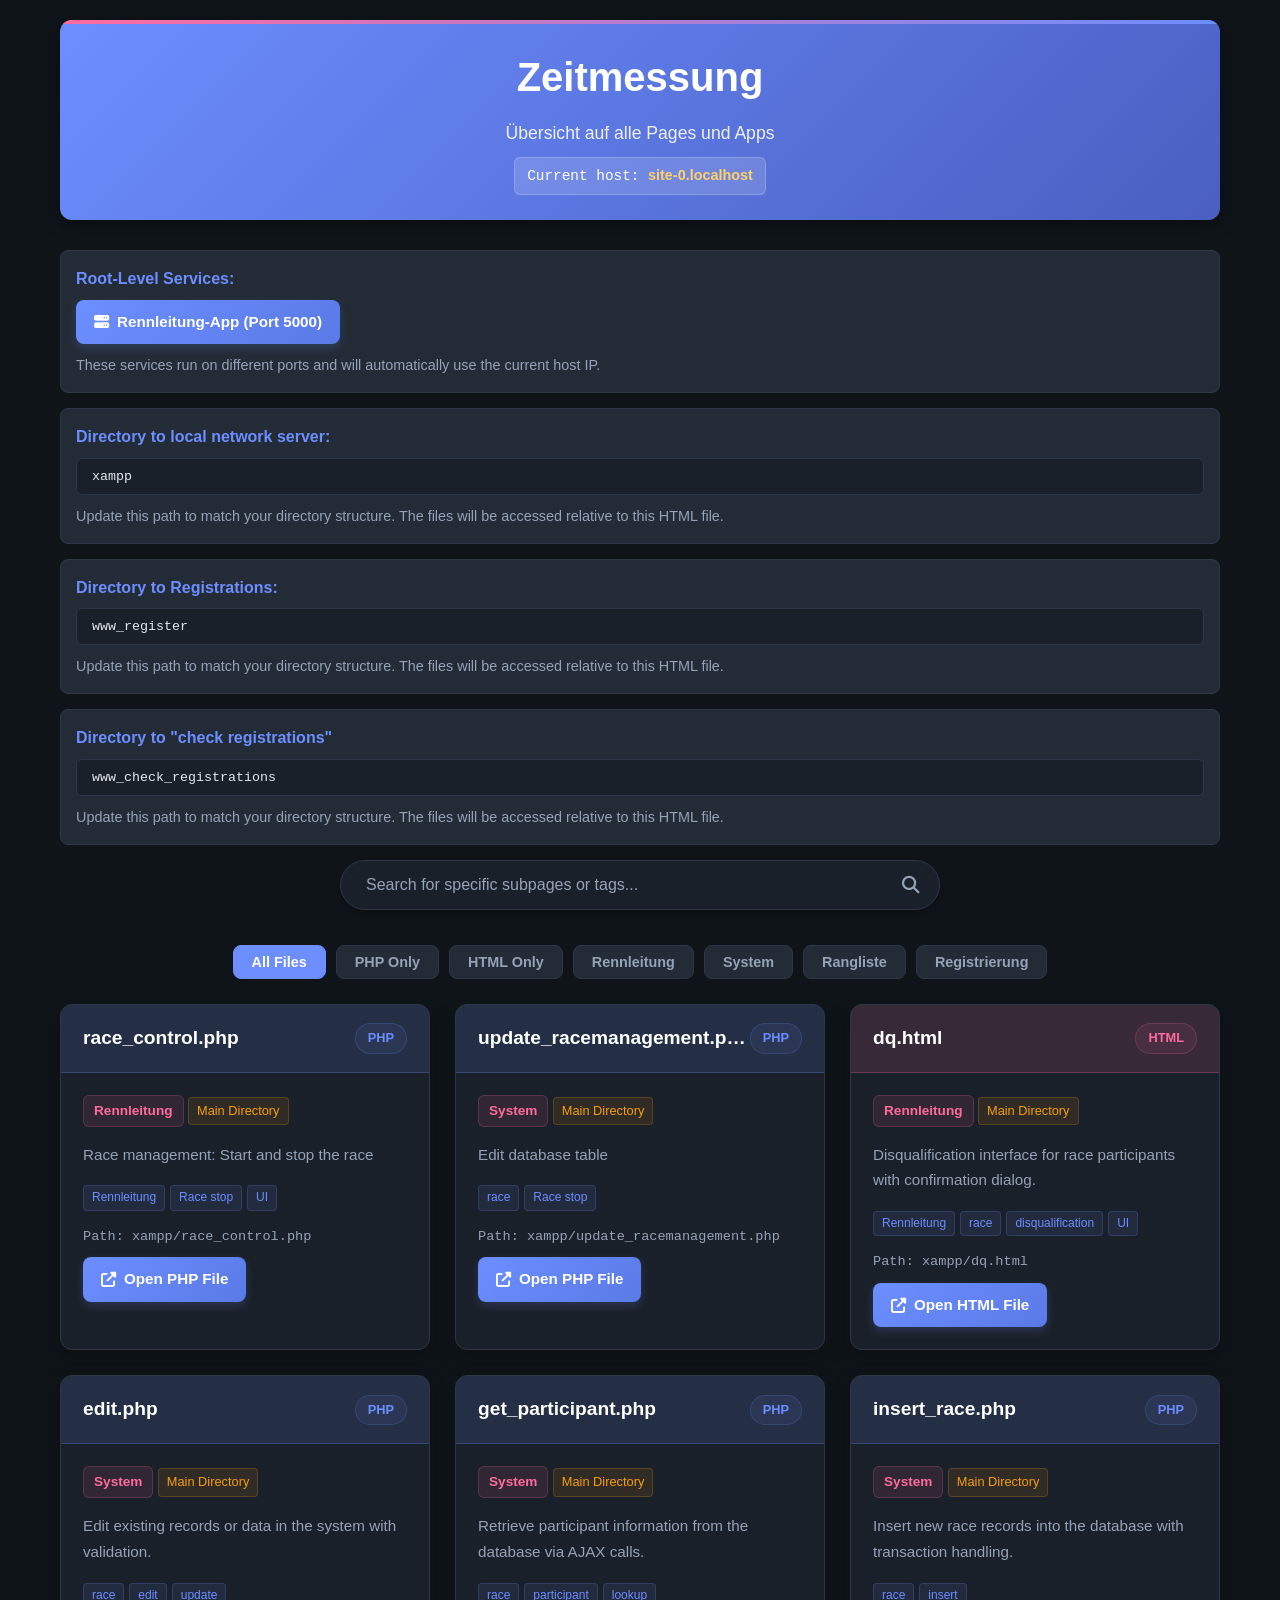
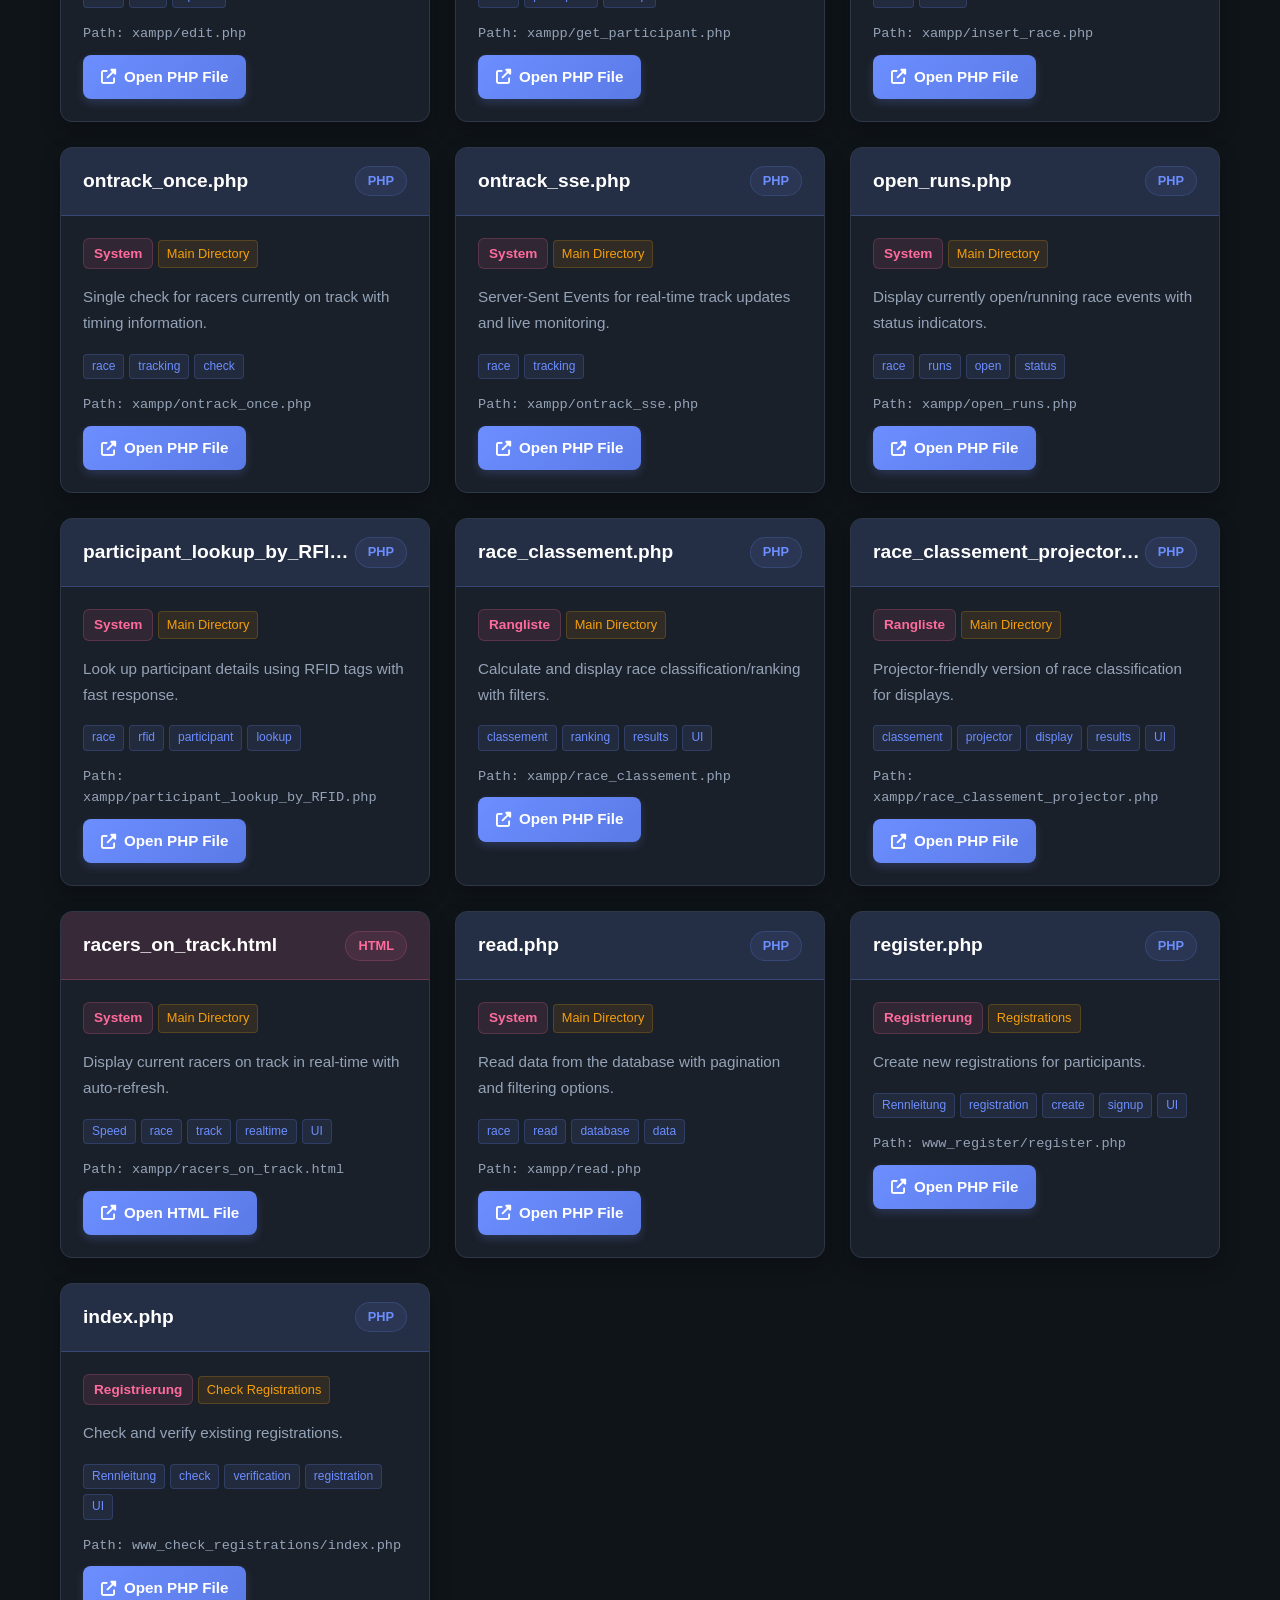
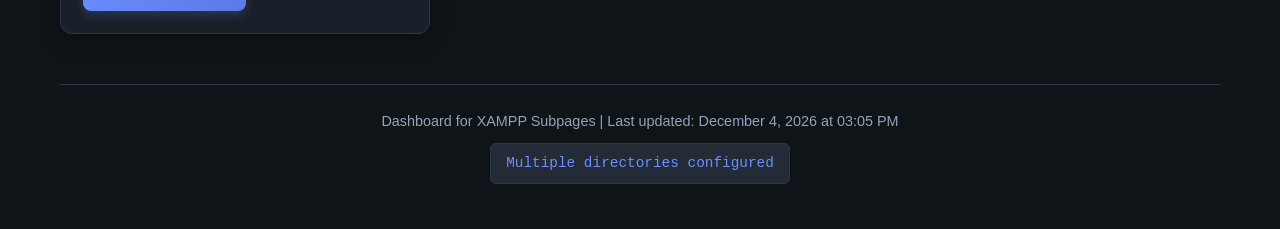
<file: source/Server_admin/dashboard.html>
<!DOCTYPE html>
<html lang="en">
<head>
    <meta charset="UTF-8">
    <meta name="viewport" content="width=device-width, initial-scale=1.0">
    <title>XAMPP Subpages Dashboard</title>
    <link rel="stylesheet" href="https://cdnjs.cloudflare.com/ajax/libs/font-awesome/6.4.0/css/all.min.css">
    <style>
        * {
            margin: 0;
            padding: 0;
            box-sizing: border-box;
            font-family: 'Segoe UI', Tahoma, Geneva, Verdana, sans-serif;
        }
        
        :root {
            --primary: #6c8eff;
            --primary-dark: #5a7ae6;
            --secondary: #ff6b9d;
            --background: #0f1419;
            --card-bg: #1a2029;
            --surface: #232b36;
            --text-primary: #e2e8f0;
            --text-secondary: #94a3b8;
            --border: #2d3748;
            --success: #10b981;
            --warning: #f59e0b;
            --danger: #ef4444;
        }
        
        body {
            background-color: var(--background);
            color: var(--text-primary);
            line-height: 1.6;
            min-height: 100vh;
        }
        
        .container {
            max-width: 1200px;
            margin: 0 auto;
            padding: 20px;
        }
        
        header {
            text-align: center;
            margin-bottom: 30px;
            padding: 25px;
            background: linear-gradient(135deg, var(--primary) 0%, #4a5fc1 100%);
            color: white;
            border-radius: 12px;
            box-shadow: 0 6px 18px rgba(0, 0, 0, 0.3);
            position: relative;
            overflow: hidden;
        }
        
        header::before {
            content: '';
            position: absolute;
            top: 0;
            left: 0;
            right: 0;
            height: 4px;
            background: linear-gradient(90deg, var(--secondary), var(--primary));
        }
        
        header h1 {
            font-size: 2.5rem;
            margin-bottom: 10px;
            font-weight: 700;
        }
        
        header p {
            font-size: 1.1rem;
            opacity: 0.9;
        }
        
        .ip-display {
            display: inline-block;
            background: rgba(255, 255, 255, 0.15);
            padding: 6px 12px;
            border-radius: 6px;
            margin-top: 10px;
            font-size: 0.9rem;
            font-family: 'Courier New', monospace;
            border: 1px solid rgba(255, 255, 255, 0.2);
        }
        
        .ip-display span {
            font-weight: bold;
            color: #ffd166;
        }
        
        .path-config {
            background: var(--surface);
            padding: 15px;
            border-radius: 8px;
            margin: 15px 0;
            border: 1px solid var(--border);
        }
        
        .path-config label {
            display: block;
            margin-bottom: 8px;
            font-weight: 600;
            color: var(--primary);
        }
        
        .path-config input {
            width: 100%;
            padding: 10px 15px;
            background: var(--card-bg);
            border: 1px solid var(--border);
            border-radius: 6px;
            color: var(--text-primary);
            font-family: 'Courier New', monospace;
        }
        
        .stats {
            display: flex;
            justify-content: center;
            flex-wrap: wrap;
            gap: 20px;
            margin-bottom: 40px;
        }
        
        .stat-card {
            background: var(--card-bg);
            border-radius: 10px;
            padding: 20px 25px;
            text-align: center;
            box-shadow: 0 6px 12px rgba(0, 0, 0, 0.2);
            flex: 1;
            min-width: 160px;
            max-width: 220px;
            border: 1px solid var(--border);
            transition: transform 0.3s ease, box-shadow 0.3s ease;
        }
        
        .stat-card:hover {
            transform: translateY(-5px);
            box-shadow: 0 10px 20px rgba(0, 0, 0, 0.3);
            border-color: var(--primary);
        }
        
        .stat-card .number {
            font-size: 2.5rem;
            font-weight: bold;
            color: var(--primary);
            margin-bottom: 5px;
        }
        
        .stat-card .label {
            font-size: 0.95rem;
            color: var(--text-secondary);
            font-weight: 500;
        }
        
        .dashboard {
            display: grid;
            grid-template-columns: repeat(auto-fill, minmax(320px, 1fr));
            gap: 25px;
        }
        
        .card {
            background: var(--card-bg);
            border-radius: 12px;
            overflow: hidden;
            box-shadow: 0 8px 20px rgba(0, 0, 0, 0.25);
            transition: transform 0.3s ease, box-shadow 0.3s ease;
            border: 1px solid var(--border);
        }
        
        .card:hover {
            transform: translateY(-8px);
            box-shadow: 0 15px 30px rgba(0, 0, 0, 0.4);
            border-color: var(--primary);
        }
        
        .card-header {
            padding: 18px 22px;
            background: var(--surface);
            color: white;
            display: flex;
            justify-content: space-between;
            align-items: center;
            border-bottom: 1px solid var(--border);
        }
        
        .card-header h3 {
            font-size: 1.2rem;
            font-weight: 600;
            overflow: hidden;
            text-overflow: ellipsis;
            white-space: nowrap;
        }
        
        .file-type {
            background-color: rgba(108, 142, 255, 0.15);
            color: var(--primary);
            padding: 4px 12px;
            border-radius: 20px;
            font-size: 0.8rem;
            font-weight: 600;
            border: 1px solid rgba(108, 142, 255, 0.3);
        }
        
        .card-body {
            padding: 22px;
        }
        
        .card-body p {
            color: var(--text-secondary);
            margin-bottom: 18px;
            font-size: 0.95rem;
            line-height: 1.7;
        }
        
        .category {
            display: inline-block;
            padding: 4px 10px;
            background-color: rgba(255, 107, 157, 0.1);
            color: var(--secondary);
            border-radius: 6px;
            font-size: 0.85rem;
            font-weight: 600;
            margin-bottom: 15px;
            border: 1px solid rgba(255, 107, 157, 0.2);
        }
        
        .btn {
            display: inline-flex;
            align-items: center;
            justify-content: center;
            padding: 10px 18px;
            background: linear-gradient(135deg, var(--primary) 0%, var(--primary-dark) 100%);
            color: white;
            text-decoration: none;
            border-radius: 8px;
            font-size: 0.95rem;
            font-weight: 600;
            transition: all 0.3s ease;
            border: none;
            cursor: pointer;
            box-shadow: 0 4px 10px rgba(108, 142, 255, 0.2);
        }
        
        .btn:hover {
            background: linear-gradient(135deg, var(--primary-dark) 0%, #4a5fc1 100%);
            transform: translateY(-2px);
            box-shadow: 0 6px 15px rgba(108, 142, 255, 0.3);
        }
        
        .btn i {
            margin-right: 8px;
        }
        
        .search-container {
            margin-bottom: 35px;
            text-align: center;
            position: relative;
        }
        
        .search-box {
            width: 100%;
            max-width: 600px;
            padding: 15px 25px;
            background: var(--card-bg);
            border: 1px solid var(--border);
            border-radius: 50px;
            font-size: 1rem;
            outline: none;
            transition: all 0.3s;
            color: var(--text-primary);
            box-shadow: 0 4px 12px rgba(0, 0, 0, 0.2);
        }
        
        .search-box:focus {
            border-color: var(--primary);
            box-shadow: 0 0 0 3px rgba(108, 142, 255, 0.2), 0 6px 20px rgba(0, 0, 0, 0.3);
        }
        
        .search-box::placeholder {
            color: var(--text-secondary);
        }
        
        .search-icon {
            position: absolute;
            right: calc(50% - 280px);
            top: 50%;
            transform: translateY(-50%);
            color: var(--text-secondary);
            font-size: 1.1rem;
        }
        
        footer {
            text-align: center;
            margin-top: 50px;
            padding: 25px;
            color: var(--text-secondary);
            font-size: 0.9rem;
            border-top: 1px solid var(--border);
        }
        
        .path-display {
            display: inline-block;
            background: var(--surface);
            padding: 8px 15px;
            border-radius: 6px;
            font-family: 'Courier New', monospace;
            color: var(--primary);
            margin-top: 10px;
            border: 1px solid var(--border);
        }
        
        .no-results {
            grid-column: 1 / -1;
            text-align: center;
            padding: 60px;
            color: var(--text-secondary);
        }
        
        .no-results i {
            font-size: 3rem;
            color: var(--text-secondary);
            margin-bottom: 15px;
            opacity: 0.5;
        }
        
        .filter-buttons {
            display: flex;
            justify-content: center;
            flex-wrap: wrap;
            gap: 10px;
            margin-bottom: 25px;
        }
        
        .filter-btn {
            padding: 8px 18px;
            background: var(--surface);
            color: var(--text-secondary);
            border: 1px solid var(--border);
            border-radius: 8px;
            cursor: pointer;
            font-size: 0.9rem;
            font-weight: 600;
            transition: all 0.2s ease;
        }
        
        .filter-btn:hover {
            background: var(--card-bg);
            color: var(--text-primary);
        }
        
        .filter-btn.active {
            background: var(--primary);
            color: white;
            border-color: var(--primary);
        }
        
        .tag-container {
            display: flex;
            flex-wrap: wrap;
            gap: 5px;
            margin-bottom: 15px;
        }
        
        .tag {
            display: inline-block;
            padding: 2px 8px;
            background-color: rgba(108, 142, 255, 0.1);
            color: var(--primary);
            border-radius: 4px;
            font-size: 0.75rem;
            font-weight: 500;
            border: 1px solid rgba(108, 142, 255, 0.2);
        }
        
        .root-services {
            display: flex;
            flex-wrap: wrap;
            gap: 10px;
            margin-top: 10px;
        }
        
        @media (max-width: 768px) {
            .dashboard {
                grid-template-columns: 1fr;
            }
            
            header h1 {
                font-size: 2rem;
            }
            
            .stat-card {
                min-width: 140px;
            }
            
            .search-icon {
                right: 20px;
            }
            
            .search-box {
                padding-left: 20px;
                padding-right: 50px;
            }
            
            .root-services {
                flex-direction: column;
            }
        }
        
        /* Scrollbar styling */
        ::-webkit-scrollbar {
            width: 10px;
        }
        
        ::-webkit-scrollbar-track {
            background: var(--surface);
        }
        
        ::-webkit-scrollbar-thumb {
            background: var(--primary);
            border-radius: 5px;
        }
        
        ::-webkit-scrollbar-thumb:hover {
            background: var(--primary-dark);
        }
    </style>
</head>
<body>
    <div class="container">
        <header>
            <h1>Zeitmessung</h1>
            <p>Übersicht auf alle Pages und Apps</p>
            <div class="ip-display">
                Current host: <span id="currentIPDisplay">Detecting...</span>
            </div>
        </header>
        
        <!-- ROOT-LEVEL SERVICES SECTION -->
        <div class="path-config">
            <label>Root-Level Services:</label>
            <div class="Rennleitung">
                <a href="#" class="btn" target="_blank" id="externalServiceLink">
                    <i class="fas fa-server"></i> Rennleitung-App (Port 5000)
                </a>
            </div>
            <p style="margin-top: 10px; font-size: 0.9rem; color: var(--text-secondary);">
                These services run on different ports and will automatically use the current host IP.
            </p>
        </div>
        
        <!-- PATH CONFIGURATION SECTION -->
        <div class="path-config">
            <label for="basePath">Directory to local network server:</label>
            <input type="text" id="basePath_xampp" value="xampp">
            <p style="margin-top: 10px; font-size: 0.9rem; color: var(--text-secondary);">
                Update this path to match your directory structure. The files will be accessed relative to this HTML file.
            </p>
        </div>
        
        <div class="path-config">
            <label for="basePath">Directory to Registrations:</label>
            <input type="text" id="basePath_reg" value="www_register">
            <p style="margin-top: 10px; font-size: 0.9rem; color: var(--text-secondary);">
                Update this path to match your directory structure. The files will be accessed relative to this HTML file.
            </p>
        </div>
      
        <div class="path-config">
            <label for="basePath">Directory to "check registrations"</label>
            <input type="text" id="basePath_check" value="www_check_registrations">
            <p style="margin-top: 10px; font-size: 0.9rem; color: var(--text-secondary);">
                Update this path to match your directory structure. The files will be accessed relative to this HTML file.
            </p>
        </div>

        <div class="search-container">
            <input type="text" class="search-box" id="searchInput" placeholder="Search for specific subpages or tags...">
            <div class="search-icon">
                <i class="fas fa-search"></i>
            </div>
        </div>
        
        <div class="filter-buttons" id="filterButtons">
            <button class="filter-btn active" data-filter="all">All Files</button>
            <button class="filter-btn" data-filter="php">PHP Only</button>
            <button class="filter-btn" data-filter="html">HTML Only</button>
            <button class="filter-btn" data-filter="rennleitung">Rennleitung</button>
            <button class="filter-btn" data-filter="system">System</button>
            <button class="filter-btn" data-filter="rangliste">Rangliste</button>
            <button class="filter-btn" data-filter="registrierung">Registrierung</button>
        </div>
        
        <div class="dashboard" id="dashboard">
            <!-- Cards will be generated by JavaScript -->
        </div>
        
        <footer>
            <p>Dashboard for XAMPP Subpages | Last updated: <span id="currentDate"></span></p>
            <div class="path-display" id="currentPathDisplay">Multiple directories configured</div>
        </footer>
    </div>

    <script>
        // ==============================================
        // HOST IP DETECTION FOR ROOT-LEVEL PAGES
        // ==============================================
        
        // Simple function to get current host
        function getCurrentHost() {
            return window.location.hostname;
        }
        
        // Function to update all dynamic IP-based links
        function updateDynamicLinks() {
            const currentHost = getCurrentHost();
            console.log("Dashboard running on host:", currentHost);
            
            // Display current IP in the header
            const ipDisplay = document.getElementById('currentIPDisplay');
            if (ipDisplay) {
                ipDisplay.textContent = currentHost;
            }
            
            // Define your root-level services with their ports
            const rootServices = [
                { id: 'externalServiceLink', port: 5000, name: 'External Service' },
                { id: 'apiServiceLink', port: 3000, name: 'API Service' },
                { id: 'adminPanelLink', port: 8080, name: 'Admin Panel' }
            ];
            
            // Update each link
            rootServices.forEach(service => {
                const link = document.getElementById(service.id);
                if (link) {
                    link.href = `http://${currentHost}:${service.port}`;
                    console.log(`${service.name} URL: ${link.href}`);
                }
            });
        }
        
        // ==============================================
        // CONFIGURATION
        // ==============================================
        
        // Default base paths
        let basePaths = {
            xampp: "xampp/",
            reg: "www_register/",        // This is the "Directory to Registrations"
            check: "www_check_registrations/"  // This is the "Directory to 'check registrations'"
        };
        
        // File data with descriptions - organized by directory
        const directoryFiles = {
            xampp: [
                {
                    name: "race_control.php",
                    type: "php",
                    description: "Race management: Start and stop the race",
                    category: "Rennleitung",
                    tags: ["Rennleitung","Race stop", "UI"]
                },
                {
                    name: "update_racemanagement.php",
                    type: "php",
                    description: "Edit database table",
                    category: "System",
                    tags: ["race","Race stop"]
                },
                {
                    name: "dq.html",
                    type: "html",
                    description: "Disqualification interface for race participants with confirmation dialog.",
                    category: "Rennleitung",
                    tags: ["Rennleitung","race","disqualification", "UI"]
                },
                {
                    name: "edit.php",
                    type: "php",
                    description: "Edit existing records or data in the system with validation.",
                    category: "System",
                    tags: ["race","edit", "update"]
                },
                {
                    name: "get_participant.php",
                    type: "php",
                    description: "Retrieve participant information from the database via AJAX calls.",
                    category: "System",
                    tags: ["race","participant", "lookup"]
                },
                {
                    name: "insert_race.php",
                    type: "php",
                    description: "Insert new race records into the database with transaction handling.",
                    category: "System",
                    tags: ["race", "insert"]
                },
                {
                    name: "ontrack_once.php",
                    type: "php",
                    description: "Single check for racers currently on track with timing information.",
                    category: "System",
                    tags: ["race","tracking", "check"]
                },
                {
                    name: "ontrack_sse.php",
                    type: "php",
                    description: "Server-Sent Events for real-time track updates and live monitoring.",
                    category: "System",
                    tags: ["race","tracking"]
                },
                {
                    name: "open_runs.php",
                    type: "php",
                    description: "Display currently open/running race events with status indicators.",
                    category: "System",
                    tags: ["race","runs", "open", "status"]
                },
                {
                    name: "participant_lookup_by_RFID.php",
                    type: "php",
                    description: "Look up participant details using RFID tags with fast response.",
                    category: "System",
                    tags: ["race","rfid", "participant", "lookup"]
                },
                {
                    name: "race_classement.php",
                    type: "php",
                    description: "Calculate and display race classification/ranking with filters.",
                    category: "Rangliste",
                    tags: ["classement", "ranking", "results","UI"]
                },
                {
                    name: "race_classement_projector.php",
                    type: "php",
                    description: "Projector-friendly version of race classification for displays.",
                    category: "Rangliste",
                    tags: ["classement","projector", "display", "results","UI"]
                },
                {
                    name: "racers_on_track.html",
                    type: "html",
                    description: "Display current racers on track in real-time with auto-refresh.",
                    category: "System",
                    tags: ["Speed","race", "track", "realtime", "UI"]
                },
                {
                    name: "read.php",
                    type: "php",
                    description: "Read data from the database with pagination and filtering options.",
                    category: "System",
                    tags: ["race","read", "database", "data"]
                }
            ],
            reg: [  // This is "Directory to Registrations" = www_register
                {
                    name: "register.php",
                    type: "php",
                    description: "Create new registrations for participants.",
                    category: "Registrierung",
                    tags: ["Rennleitung","registration", "create", "signup", "UI"]
                }
            ],
            check: [  // This is "Directory to 'check registrations'" = www_check_registrations
                {
                    name: "index.php",
                    type: "php",
                    description: "Check and verify existing registrations.",
                    category: "Registrierung",
                    tags: ["Rennleitung","check", "verification", "registration", "UI"]
                }
            ]
        };
        
        // Combine all files for easier searching and filtering
        let allFiles = [];
        
        // File type display names
        const fileTypeInfo = {
            "php": { name: "PHP", color: "#6c8eff" },
            "html": { name: "HTML", color: "#ff6b9d" }
        };
        
        // ==============================================
        // INITIALIZATION
        // ==============================================
        
        document.addEventListener('DOMContentLoaded', function() {
            // Load saved paths from localStorage
            loadSavedPaths();
            
            // Initialize all files array
            updateAllFiles();
            
            // Render dashboard
            renderDashboard();
            
            // Update dynamic IP-based links
            updateDynamicLinks();
            
            // Setup other components
            updateCurrentDate();
            setupFilterButtons();
            setupPathConfig();
        });
        
        function loadSavedPaths() {
            // Load saved paths from localStorage if they exist
            const savedXamppPath = localStorage.getItem('dashboardBasePath_xampp');
            const savedRegPath = localStorage.getItem('dashboardBasePath_reg');
            const savedCheckPath = localStorage.getItem('dashboardBasePath_check');
            
            if (savedXamppPath) {
                basePaths.xampp = savedXamppPath;
                document.getElementById('basePath_xampp').value = basePaths.xampp.replace(/\/$/, '');
            }
            if (savedRegPath) {
                basePaths.reg = savedRegPath;
                document.getElementById('basePath_reg').value = basePaths.reg.replace(/\/$/, '');
            }
            if (savedCheckPath) {
                basePaths.check = savedCheckPath;
                document.getElementById('basePath_check').value = basePaths.check.replace(/\/$/, '');
            }
        }
        
        function updateAllFiles() {
            // Clear the allFiles array
            allFiles = [];
            
            // Add files from each directory with their base paths
            for (const [dir, files] of Object.entries(directoryFiles)) {
                files.forEach(file => {
                    allFiles.push({
                        ...file,
                        basePath: basePaths[dir],
                        directory: dir
                    });
                });
            }
        }
        
        function renderDashboard(filteredFiles = null) {
            const dashboard = document.getElementById('dashboard');
            const filesToDisplay = filteredFiles || allFiles;
            
            if (filesToDisplay.length === 0) {
                dashboard.innerHTML = `
                    <div class="no-results">
                        <i class="fas fa-search"></i>
                        <h3>No files match your search</h3>
                        <p>Try a different search term or filter</p>
                    </div>
                `;
                return;
            }
            
            dashboard.innerHTML = '';
            
            filesToDisplay.forEach(file => {
                const fileType = fileTypeInfo[file.type];
                const card = document.createElement('div');
                card.className = 'card';
                
                // Construct the file path
                const filePath = `${file.basePath}${file.name}`;
                
                // Directory indicator
                const directoryNames = {
                    xampp: "Main Directory",
                    reg: "Registrations",
                    check: "Check Registrations"
                };
                
                card.innerHTML = `
                    <div class="card-header" style="background-color: ${fileType.color}20; border-color: ${fileType.color}40">
                        <h3>${file.name}</h3>
                        <span class="file-type" style="background-color: ${fileType.color}15; color: ${fileType.color}; border-color: ${fileType.color}30">
                            ${fileType.name}
                        </span>
                    </div>
                    <div class="card-body">
                        <div class="category">${file.category}</div>
                        <div style="font-size: 0.8rem; color: var(--warning); margin-bottom: 8px; padding: 3px 8px; background: rgba(245, 158, 11, 0.1); border-radius: 4px; display: inline-block; border: 1px solid rgba(245, 158, 11, 0.2);">
                            ${directoryNames[file.directory]}
                        </div>
                        <p>${file.description}</p>
                        <div class="tag-container">
                            ${file.tags.map(tag => `<span class="tag">${tag}</span>`).join('')}
                        </div>
                        <div style="margin-bottom: 10px; font-size: 0.85rem; color: var(--text-secondary); font-family: 'Courier New', monospace;">
                            Path: ${filePath}
                        </div>
                        <a href="${filePath}" class="btn" target="_blank">
                            <i class="fas fa-external-link-alt"></i> Open ${fileType.name} File
                        </a>
                    </div>
                `;
                
                dashboard.appendChild(card);
            });
        }
        
        function setupPathConfig() {
            // Setup event listeners for all path inputs
            const pathInputs = ['basePath_xampp', 'basePath_reg', 'basePath_check'];
            
            pathInputs.forEach(inputId => {
                const input = document.getElementById(inputId);
                
                // Save on change
                input.addEventListener('change', function() {
                    const key = inputId.replace('basePath_', '');
                    let newPath = this.value;
                    
                    // Ensure path ends with slash if not empty
                    if (newPath && !newPath.endsWith('/')) {
                        newPath += '/';
                        this.value = newPath;
                    }
                    
                    // Update the path in our basePaths object
                    basePaths[key] = newPath;
                    
                    // Save to localStorage
                    localStorage.setItem(`dashboardBasePath_${key}`, newPath);
                    
                    // Update all files array with new paths
                    updateAllFiles();
                    
                    // Re-render dashboard with new paths
                    renderDashboard();
                });
            });
        }
        
        // Search functionality
        document.getElementById('searchInput').addEventListener('input', function(e) {
            const searchTerm = e.target.value.toLowerCase();
            
            if (searchTerm === '') {
                renderDashboard();
                return;
            }
            
            const filteredFiles = allFiles.filter(file => {
                return file.name.toLowerCase().includes(searchTerm) ||
                       file.type.toLowerCase().includes(searchTerm) ||
                       file.description.toLowerCase().includes(searchTerm) ||
                       file.category.toLowerCase().includes(searchTerm) ||
                       file.tags.some(tag => tag.toLowerCase().includes(searchTerm)) ||
                       file.directory.toLowerCase().includes(searchTerm);
            });
            
            renderDashboard(filteredFiles);
        });
        
        // Setup filter buttons
        function setupFilterButtons() {
            const filterButtons = document.querySelectorAll('.filter-btn');
            
            filterButtons.forEach(button => {
                button.addEventListener('click', function() {
                    // Remove active class from all buttons
                    filterButtons.forEach(btn => btn.classList.remove('active'));
                    // Add active class to clicked button
                    this.classList.add('active');
                    
                    const filter = this.getAttribute('data-filter');
                    filterFiles(filter);
                });
            });
        }
        
        // Filter files based on selected filter
        function filterFiles(filter) {
            let filteredFiles = [];
            
            switch(filter) {
                case 'all':
                    filteredFiles = allFiles;
                    break;
                case 'php':
                    filteredFiles = allFiles.filter(file => file.type === 'php');
                    break;
                case 'html':
                    filteredFiles = allFiles.filter(file => file.type === 'html');
                    break;
                case 'rennleitung':
                    filteredFiles = allFiles.filter(file => 
                        file.category === 'Rennleitung' ||
                        file.tags.some(tag => tag.toLowerCase().includes('rennleitung'))
                    );
                    break;
                case 'system':
                    filteredFiles = allFiles.filter(file => 
                        file.category === 'System'
                    );
                    break;
                case 'rangliste':
                    filteredFiles = allFiles.filter(file => 
                        file.category === 'Rangliste' ||
                        file.tags.some(tag => tag.toLowerCase().includes('classement') || 
                                              tag.toLowerCase().includes('ranking') ||
                                              tag.toLowerCase().includes('results'))
                    );
                    break;
                case 'registrierung':
                    filteredFiles = allFiles.filter(file => 
                        file.category === 'Registrierung' ||
                        file.tags.some(tag => tag.toLowerCase().includes('registration') || 
                                              tag.toLowerCase().includes('check') ||
                                              tag.toLowerCase().includes('verification'))
                    );
                    break;
                default:
                    filteredFiles = allFiles;
            }
            
            renderDashboard(filteredFiles);
        }
        
        // Update current date in footer
        function updateCurrentDate() {
            const now = new Date();
            const options = { 
                year: 'numeric', 
                month: 'long', 
                day: 'numeric',
                hour: '2-digit',
                minute: '2-digit'
            };
            document.getElementById('currentDate').textContent = now.toLocaleDateString('en-US', options);
        }
    </script>
</body>
</html>
</file>
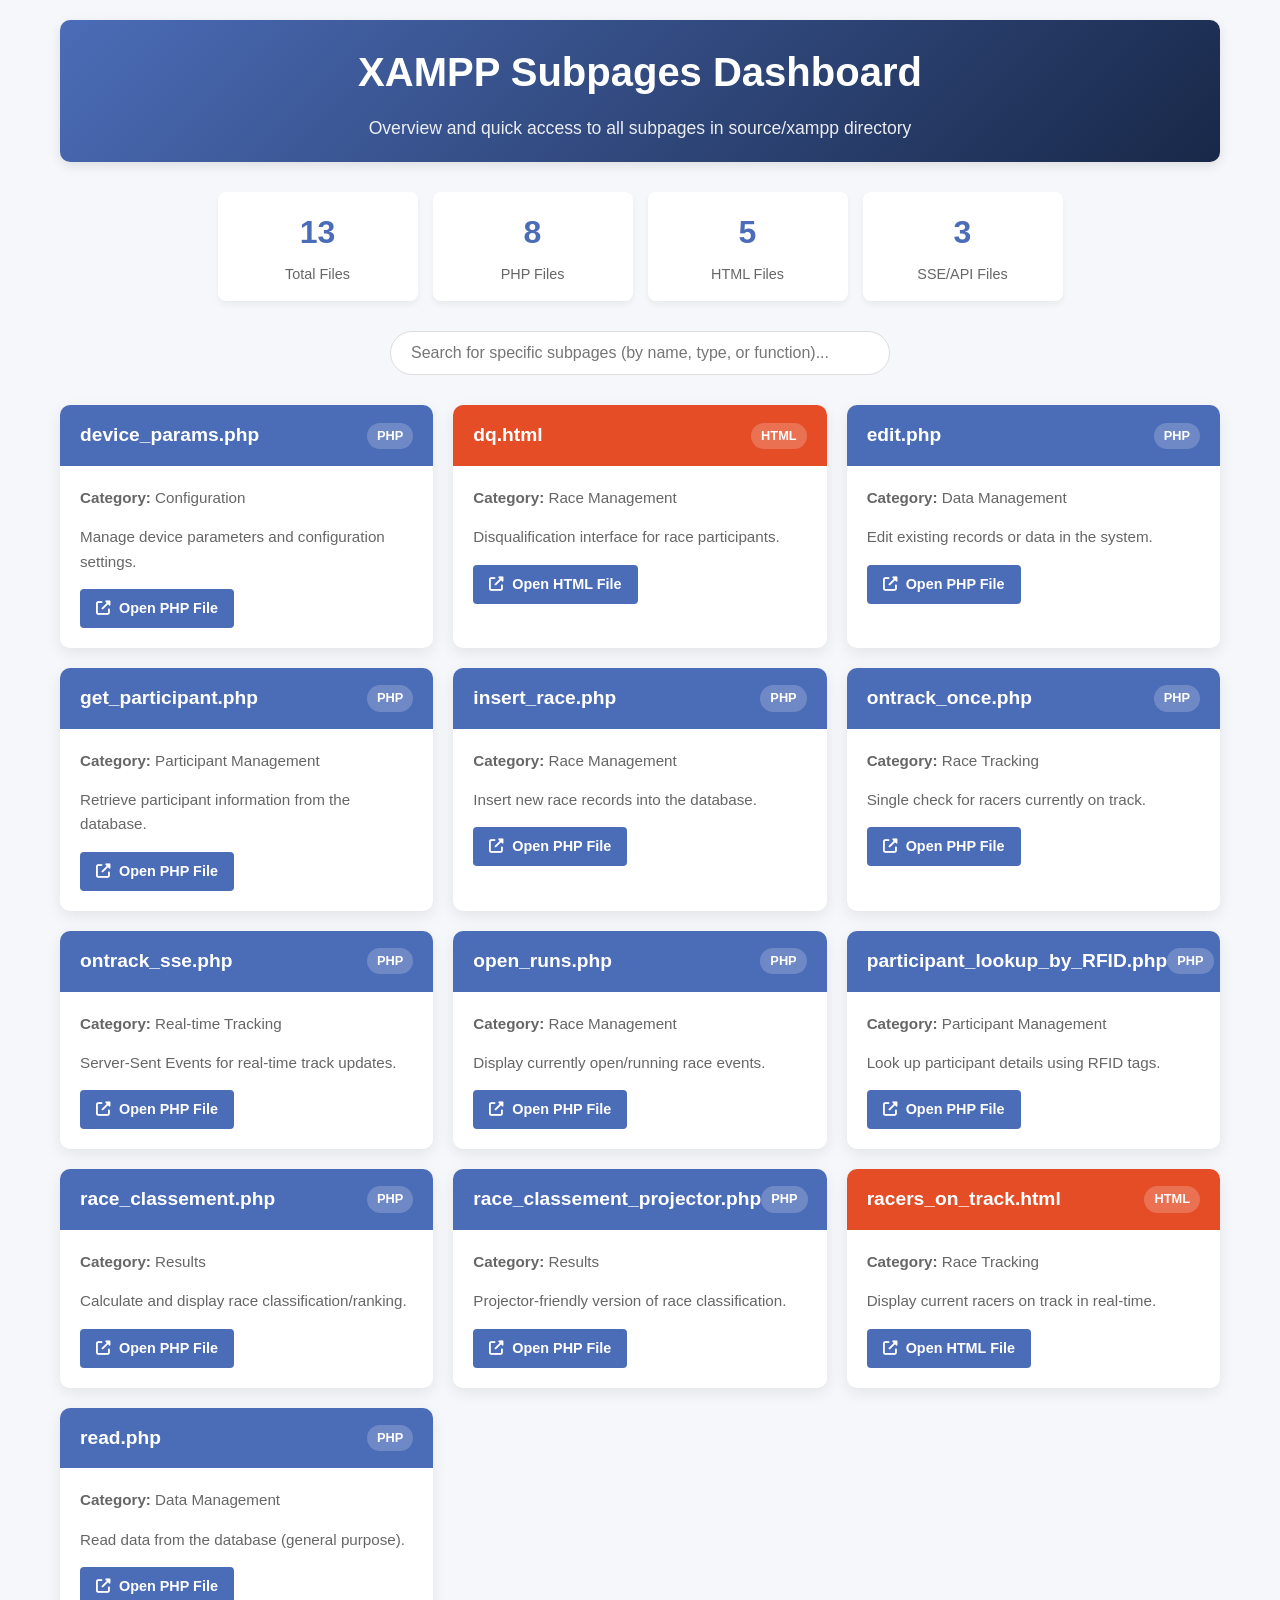
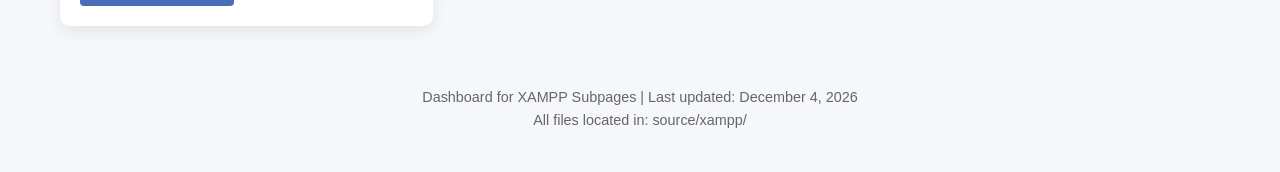
<file: source/XAMPP/dashboard.html>
<!DOCTYPE html>
<html lang="en">
<head>
    <meta charset="UTF-8">
    <meta name="viewport" content="width=device-width, initial-scale=1.0">
    <title>XAMPP Subpages Dashboard</title>
    <link rel="stylesheet" href="https://cdnjs.cloudflare.com/ajax/libs/font-awesome/6.4.0/css/all.min.css">
    <style>
        * {
            margin: 0;
            padding: 0;
            box-sizing: border-box;
            font-family: 'Segoe UI', Tahoma, Geneva, Verdana, sans-serif;
        }
        
        body {
            background-color: #f5f7fa;
            color: #333;
            line-height: 1.6;
        }
        
        .container {
            max-width: 1200px;
            margin: 0 auto;
            padding: 20px;
        }
        
        header {
            text-align: center;
            margin-bottom: 30px;
            padding: 20px;
            background: linear-gradient(135deg, #4b6cb7 0%, #182848 100%);
            color: white;
            border-radius: 10px;
            box-shadow: 0 4px 12px rgba(0, 0, 0, 0.1);
        }
        
        header h1 {
            font-size: 2.5rem;
            margin-bottom: 10px;
        }
        
        header p {
            font-size: 1.1rem;
            opacity: 0.9;
        }
        
        .stats {
            display: flex;
            justify-content: center;
            flex-wrap: wrap;
            gap: 15px;
            margin-bottom: 30px;
        }
        
        .stat-card {
            background: white;
            border-radius: 8px;
            padding: 15px 25px;
            text-align: center;
            box-shadow: 0 4px 6px rgba(0, 0, 0, 0.05);
            flex: 1;
            min-width: 150px;
            max-width: 200px;
        }
        
        .stat-card .number {
            font-size: 2rem;
            font-weight: bold;
            color: #4b6cb7;
        }
        
        .stat-card .label {
            font-size: 0.9rem;
            color: #666;
            margin-top: 5px;
        }
        
        .dashboard {
            display: grid;
            grid-template-columns: repeat(auto-fill, minmax(300px, 1fr));
            gap: 20px;
        }
        
        .card {
            background: white;
            border-radius: 10px;
            overflow: hidden;
            box-shadow: 0 5px 15px rgba(0, 0, 0, 0.08);
            transition: transform 0.3s ease, box-shadow 0.3s ease;
        }
        
        .card:hover {
            transform: translateY(-5px);
            box-shadow: 0 10px 20px rgba(0, 0, 0, 0.12);
        }
        
        .card-header {
            padding: 15px 20px;
            background-color: #4b6cb7;
            color: white;
            display: flex;
            justify-content: space-between;
            align-items: center;
        }
        
        .card-header h3 {
            font-size: 1.2rem;
            font-weight: 600;
        }
        
        .file-type {
            background-color: rgba(255, 255, 255, 0.2);
            padding: 3px 10px;
            border-radius: 20px;
            font-size: 0.8rem;
            font-weight: 600;
        }
        
        .card-body {
            padding: 20px;
        }
        
        .card-body p {
            color: #666;
            margin-bottom: 15px;
            font-size: 0.95rem;
        }
        
        .btn {
            display: inline-block;
            padding: 8px 16px;
            background-color: #4b6cb7;
            color: white;
            text-decoration: none;
            border-radius: 4px;
            font-size: 0.9rem;
            font-weight: 600;
            transition: background-color 0.3s ease;
        }
        
        .btn:hover {
            background-color: #3a5795;
        }
        
        .btn i {
            margin-right: 5px;
        }
        
        .php { background-color: #4b6cb7; }
        .html { background-color: #e44d26; }
        
        .search-container {
            margin-bottom: 30px;
            text-align: center;
        }
        
        .search-box {
            width: 100%;
            max-width: 500px;
            padding: 12px 20px;
            border: 1px solid #ddd;
            border-radius: 50px;
            font-size: 1rem;
            outline: none;
            transition: border-color 0.3s;
        }
        
        .search-box:focus {
            border-color: #4b6cb7;
            box-shadow: 0 0 0 3px rgba(75, 108, 183, 0.2);
        }
        
        footer {
            text-align: center;
            margin-top: 40px;
            padding: 20px;
            color: #666;
            font-size: 0.9rem;
        }
        
        .no-results {
            grid-column: 1 / -1;
            text-align: center;
            padding: 40px;
            color: #666;
        }
        
        @media (max-width: 768px) {
            .dashboard {
                grid-template-columns: 1fr;
            }
            
            header h1 {
                font-size: 2rem;
            }
        }
    </style>
</head>
<body>
    <div class="container">
        <header>
            <h1>XAMPP Subpages Dashboard</h1>
            <p>Overview and quick access to all subpages in source/xampp directory</p>
        </header>
        
        <div class="stats">
            <div class="stat-card">
                <div class="number">13</div>
                <div class="label">Total Files</div>
            </div>
            <div class="stat-card">
                <div class="number">8</div>
                <div class="label">PHP Files</div>
            </div>
            <div class="stat-card">
                <div class="number">5</div>
                <div class="label">HTML Files</div>
            </div>
            <div class="stat-card">
                <div class="number">3</div>
                <div class="label">SSE/API Files</div>
            </div>
        </div>
        
        <div class="search-container">
            <input type="text" class="search-box" id="searchInput" placeholder="Search for specific subpages (by name, type, or function)...">
        </div>
        
        <div class="dashboard" id="dashboard">
            <!-- Cards will be generated by JavaScript -->
        </div>
        
        <footer>
            <p>Dashboard for XAMPP Subpages | Last updated: <span id="currentDate"></span></p>
            <p>All files located in: <code>source/xampp/</code></p>
        </footer>
    </div>

    <script>
        // File data with descriptions
        const files = [
            {
                name: "device_params.php",
                type: "php",
                description: "Manage device parameters and configuration settings.",
                category: "Configuration"
            },
            {
                name: "dq.html",
                type: "html",
                description: "Disqualification interface for race participants.",
                category: "Race Management"
            },
            {
                name: "edit.php",
                type: "php",
                description: "Edit existing records or data in the system.",
                category: "Data Management"
            },
            {
                name: "get_participant.php",
                type: "php",
                description: "Retrieve participant information from the database.",
                category: "Participant Management"
            },
            {
                name: "insert_race.php",
                type: "php",
                description: "Insert new race records into the database.",
                category: "Race Management"
            },
            {
                name: "ontrack_once.php",
                type: "php",
                description: "Single check for racers currently on track.",
                category: "Race Tracking"
            },
            {
                name: "ontrack_sse.php",
                type: "php",
                description: "Server-Sent Events for real-time track updates.",
                category: "Real-time Tracking"
            },
            {
                name: "open_runs.php",
                type: "php",
                description: "Display currently open/running race events.",
                category: "Race Management"
            },
            {
                name: "participant_lookup_by_RFID.php",
                type: "php",
                description: "Look up participant details using RFID tags.",
                category: "Participant Management"
            },
            {
                name: "race_classement.php",
                type: "php",
                description: "Calculate and display race classification/ranking.",
                category: "Results"
            },
            {
                name: "race_classement_projector.php",
                type: "php",
                description: "Projector-friendly version of race classification.",
                category: "Results"
            },
            {
                name: "racers_on_track.html",
                type: "html",
                description: "Display current racers on track in real-time.",
                category: "Race Tracking"
            },
            {
                name: "read.php",
                type: "php",
                description: "Read data from the database (general purpose).",
                category: "Data Management"
            }
        ];
        
        // File type display names and colors
        const fileTypeInfo = {
            "php": { name: "PHP", color: "#4b6cb7" },
            "html": { name: "HTML", color: "#e44d26" }
        };
        
        // Category descriptions
        const categoryDescriptions = {
            "Configuration": "System configuration and parameter management",
            "Race Management": "Manage races, runs, and race-related operations",
            "Data Management": "Create, read, update, delete operations",
            "Participant Management": "Handle participant information and lookup",
            "Race Tracking": "Monitor racers on track in real-time",
            "Real-time Tracking": "Live updates using Server-Sent Events",
            "Results": "Race results, classification, and rankings"
        };
        
        // Initialize dashboard
        document.addEventListener('DOMContentUpdated', function() {
            renderDashboard(files);
            updateCurrentDate();
        });
        
        function renderDashboard(fileList) {
            const dashboard = document.getElementById('dashboard');
            
            if (fileList.length === 0) {
                dashboard.innerHTML = '<div class="no-results"><h3>No files match your search</h3><p>Try a different search term</p></div>';
                return;
            }
            
            dashboard.innerHTML = '';
            
            fileList.forEach(file => {
                const fileType = fileTypeInfo[file.type];
                const card = document.createElement('div');
                card.className = 'card';
                
                card.innerHTML = `
                    <div class="card-header" style="background-color: ${fileType.color}">
                        <h3>${file.name}</h3>
                        <span class="file-type">${fileType.name}</span>
                    </div>
                    <div class="card-body">
                        <p><strong>Category:</strong> ${file.category}</p>
                        <p>${file.description}</p>
                        <a href="source/xampp/${file.name}" class="btn" target="_blank">
                            <i class="fas fa-external-link-alt"></i> Open ${fileType.name} File
                        </a>
                    </div>
                `;
                
                dashboard.appendChild(card);
            });
        }
        
        // Search functionality
        document.getElementById('searchInput').addEventListener('input', function(e) {
            const searchTerm = e.target.value.toLowerCase();
            
            if (searchTerm === '') {
                renderDashboard(files);
                return;
            }
            
            const filteredFiles = files.filter(file => {
                return file.name.toLowerCase().includes(searchTerm) ||
                       file.type.toLowerCase().includes(searchTerm) ||
                       file.description.toLowerCase().includes(searchTerm) ||
                       file.category.toLowerCase().includes(searchTerm);
            });
            
            renderDashboard(filteredFiles);
        });
        
        // Update current date in footer
        function updateCurrentDate() {
            const now = new Date();
            const options = { year: 'numeric', month: 'long', day: 'numeric' };
            document.getElementById('currentDate').textContent = now.toLocaleDateString('en-US', options);
        }
        
        // Initialize the dashboard
        document.addEventListener('DOMContentLoaded', function() {
            renderDashboard(files);
            updateCurrentDate();
        });
    </script>
</body>
</html>
</file>
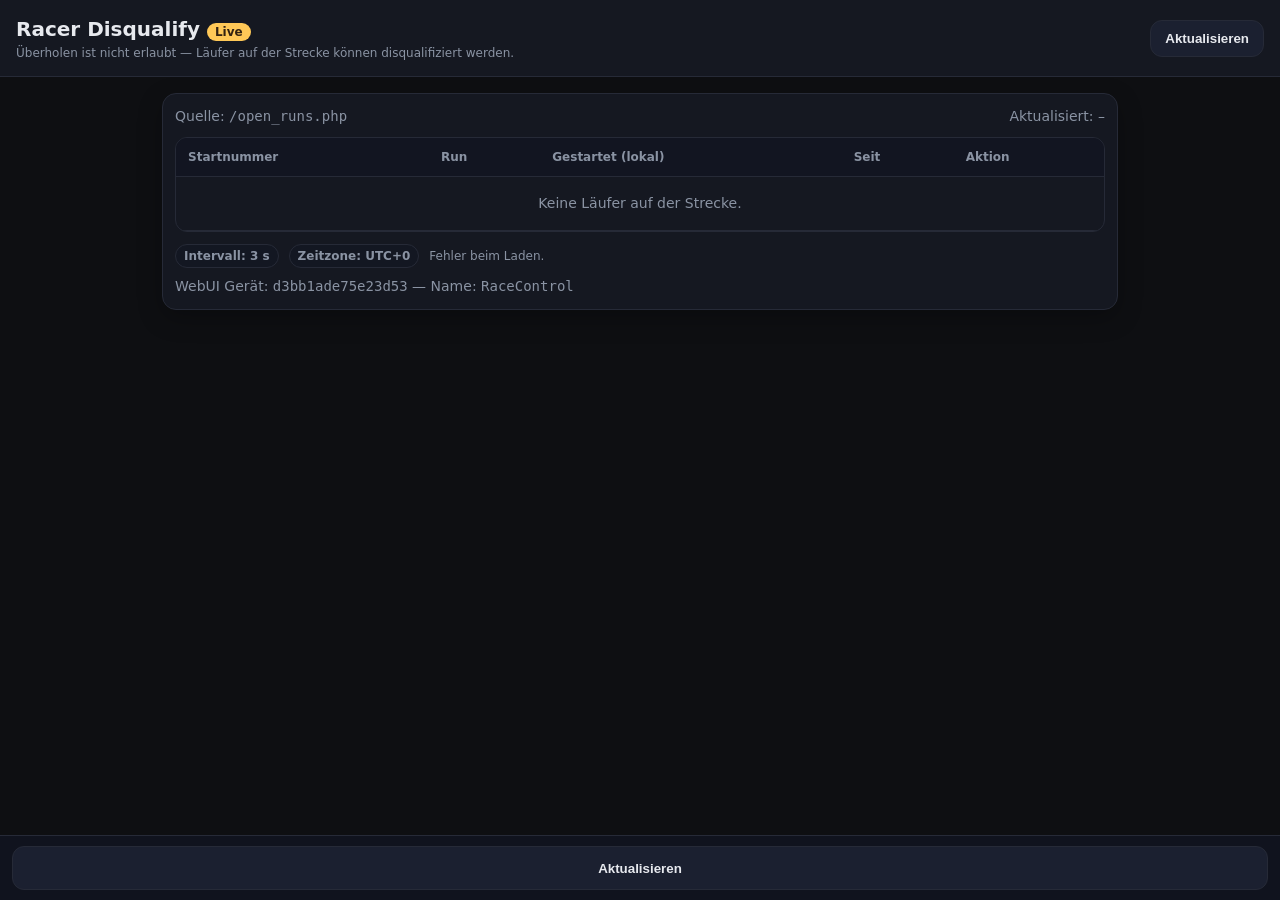
<file: source/xampp/dq.html>
<!doctype html>
<html lang="de">
<head>
  <meta charset="utf-8" />
  <meta name="viewport" content="width=device-width,initial-scale=1,viewport-fit=cover" />
  <title>Racer Disqualify — Zeitmessung V2</title>
  <style>
    :root{
      --bg:#0e0f12; --panel:#151821; --muted:#8a93a3; --text:#e7e9ee; --accent:#ff6b6b; --ok:#4ade80;
      --border:#262a37; --hover:#1b2030; --warn:#ffc857;
      --radius:14px;
    }
    *{box-sizing:border-box}
    html,body{height:100%}
    body{
      margin:0; background:var(--bg); color:var(--text);
      font:14px/1.5 ui-sans-serif,system-ui,Segoe UI,Roboto,Helvetica,Arial,sans-serif;
      -webkit-tap-highlight-color: transparent;
    }

    header{
      display:flex; align-items:center; justify-content:space-between; gap:16px;
      padding:14px 16px; background:var(--panel); border-bottom:1px solid var(--border);
      position:sticky; top:0; z-index:20;
    }
    h1{font-size:clamp(16px,3.8vw,20px); margin:0}
    .sub{color:var(--muted); font-size:12px}

    main{max-width:980px; margin:16px auto 88px; padding:0 12px}
    .card{
      background:var(--panel); border:1px solid var(--border); border-radius:var(--radius); padding:12px;
      box-shadow:0 8px 24px rgba(0,0,0,.25);
    }
    .grid{
      display:grid; grid-template-columns:1fr auto; gap:10px; align-items:center; margin-bottom:10px;
    }
    .muted{ color:var(--muted) }
    .pill{
      font-size:12px; background:var(--warn); border-radius:999px; padding:2px 8px; font-weight:700; color:#321;
    }
    .badge{
      border:1px solid var(--border); background:#131722; padding:2px 8px; border-radius:999px; font-weight:600; font-size:12px;
    }
    .statusbar{
      margin-top:12px; display:flex; gap:10px; align-items:center; color:var(--muted); font-size:12px; flex-wrap:wrap;
    }

    .btn{
      appearance:none; border:1px solid var(--border); background:#1b2030; color:var(--text);
      padding:10px 14px; border-radius:12px; cursor:pointer; font-weight:600;
      transition:transform .05s ease, background .15s ease, opacity .15s ease;
      touch-action: manipulation;
    }
    .btn:hover{ background:#22283a }
    .btn:active{ transform:translateY(1px) }
    .btn[disabled]{ opacity:.55; cursor:not-allowed }
    .btn-danger{ background:#2a1520; border-color:#44212f; color:#ffd6d6; }
    .btn-danger:hover{ background:#3a1a28 }

    .table-wrap{
      border:1px solid var(--border); border-radius:12px; overflow:hidden;
    }
    table{ width:100%; border-collapse:separate; border-spacing:0; }
    thead th{
      text-align:left; font-weight:600; color:var(--muted); background:#121521; padding:10px 12px; font-size:12px;
      border-bottom:1px solid var(--border);
    }
    tbody td{ padding:10px 12px; border-bottom:1px solid var(--border); }
    tbody tr:hover{ background:var(--hover); }
    .nowrap{ white-space:nowrap }
    .empty{ padding:16px; text-align:center; color:var(--muted) }

    @media (max-width: 720px){
      .table-wrap{ border:none; overflow:visible }
      table, thead, tbody, th, tr{ display:block }
      thead{ position:absolute; width:1px; height:1px; overflow:hidden; clip:rect(0 0 0 0); white-space:nowrap; }
      tbody{ display:grid; gap:12px; }
      tbody tr{
        border:1px solid var(--border); border-radius:12px; background:#111521; padding:10px;
      }
      tbody td{ border:none; padding:6px 0; display:grid; grid-template-columns:auto 1fr; gap:8px; align-items:center; }
      tbody td::before{ content: attr(data-label); color: var(--muted); font-size:12px; }
      .row-actions{ display:flex; gap:8px; margin-top:6px }
    }

    .actionbar{
      position:fixed; left:0; right:0; bottom:0; z-index:30;
      padding:10px max(12px, env(safe-area-inset-right)) calc(10px + env(safe-area-inset-bottom)) max(12px, env(safe-area-inset-left));
      background:rgba(17,21,33,.9); backdrop-filter:saturate(1.2) blur(6px);
      border-top:1px solid var(--border);
      display:flex; gap:10px; align-items:center; justify-content:space-between; flex-wrap:wrap;
    }
    .actionbar .btn{ flex:1 1 100%; min-height:44px }

    .toast{
      position:fixed; right:12px; bottom:calc(64px + env(safe-area-inset-bottom)); background:#0f151f; border:1px solid var(--border);
      padding:10px 14px; border-radius:12px; color:#e7e9ee; box-shadow:0 8px 30px rgba(0,0,0,.25); display:none; z-index:40;
    }
    .toast.ok{ border-color:#235b38 }
    .toast.err{ border-color:#5b2323 }

    .sr-only{position:absolute;left:-10000px;top:auto;width:1px;height:1px;overflow:hidden;}
    @media (prefers-reduced-motion: reduce){ .btn{ transition:none } }
  </style>
</head>
<body>
  <header>
    <div>
      <h1>Racer Disqualify <span class="pill">Live</span></h1>
      <div class="sub">Überholen ist nicht erlaubt — Läufer auf der Strecke können disqualifiziert werden.</div>
    </div>
    <div class="toolbar" aria-hidden="true" style="display:flex;gap:10px;align-items:center;">
      <button class="btn" id="refreshBtn" title="Liste aktualisieren">Aktualisieren</button>
    </div>
  </header>

  <main>
    <div class="card">
      <div class="grid">
        <div class="muted">Quelle: <code>/open_runs.php</code></div>
        <div class="muted nowrap">Aktualisiert: <span id="updatedAt">–</span></div>
      </div>

      <div class="table-wrap">
        <table id="runsTable" aria-describedby="tableDesc">
          <caption class="sr-only" id="tableDesc">Läufer aktuell auf der Strecke</caption>
          <thead>
            <tr>
              <th>Startnummer</th>
              <th>Run</th>
              <th>Gestartet (lokal)</th>
              <th>Seit</th>
              <th>Aktion</th>
            </tr>
          </thead>
          <tbody id="runsBody">
            <tr><td colspan="5" class="empty">Lade…</td></tr>
          </tbody>
        </table>
      </div>

      <div class="statusbar">
        <span class="badge">Intervall: 3 s</span>
        <span class="badge">Zeitzone: <span id="tzLabel">…</span></span>
        <span id="info" class="muted"></span>
      </div>
      <div class="muted" style="margin-top:8px">WebUI Gerät: <code id="deviceId">…</code> — Name: <code>RaceControl</code></div>
    </div>
  </main>

  <div class="actionbar" role="region" aria-label="Aktionen">
    <button class="btn" id="refreshBtn_bottom">Aktualisieren</button>
  </div>

  <div class="toast" id="toast"></div>

<script>
(function(){
  // === Config ===
  const CONFIG = {
    OPEN_RUNS_URL: 'open_runs.php',
    INSERT_URL:    'insert_race.php',
    API_KEY:       '',
    // If your server sends naive "YYYY-MM-DD HH:MM:SS(.mmm)" in UTC, keep this true.
    // If it sends *local* time instead, set this to false.
    ASSUME_NAIVE_TIMESTAMPS_ARE_UTC: true
  };

  // === Device identity ===
  function ensureDeviceId(){
    const key = 'racecontrol_device_id';
    let id = localStorage.getItem(key);
    if(!id){
      const arr = new Uint8Array(8);
      crypto.getRandomValues(arr);
      id = Array.from(arr).map(b => b.toString(16).padStart(2,'0')).join('');
      localStorage.setItem(key, id);
    }
    return id;
  }
  const DEVICE_ID   = ensureDeviceId();
  const DEVICE_NAME = 'RaceControl';

  // === Time helpers ===
  function pad(n, w){ return String(n).padStart(w||2,'0'); }
  function formatLocalMs(d){
    const y=d.getFullYear(), m=d.getMonth()+1, da=d.getDate();
    const h=d.getHours(), mi=d.getMinutes(), s=d.getSeconds(), ms=d.getMilliseconds();
    return `${y}-${pad(m)}-${pad(da)} ${pad(h)}:${pad(mi)}:${pad(s)}.${pad(ms,3)}`;
  }
  function tzOffsetHours(){ return -Math.round(new Date().getTimezoneOffset() / 60); }
  function timeSince(when){
    const ms = Date.now() - when.getTime();
    if(!isFinite(ms)) return '–';
    const sec = Math.floor(ms/1000);
    const m = Math.floor(sec/60), s = sec%60;
    const h = Math.floor(m/60), mm = m%60;
    return h>0 ? `${h}h ${mm}m` : `${mm}m ${s}s`;
  }

  // Parse server datetime robustly.
  // Accepts:
  //  - ISO with timezone (e.g., "...Z" or "+02:00") → native Date
  //  - Naive "YYYY-MM-DD HH:MM:SS(.mmm)" → interpret as UTC if flag true, else local
  function parseDBTimestamp(s){
    if(!s) return null;
    const str = String(s).trim();

    // If it has an explicit timezone (Z or +HH:MM / -HH:MM), let Date handle it.
    if (/[zZ]$/.test(str) || /[+\-]\d{2}:?\d{2}$/.test(str)) {
      const d = new Date(str);
      return isNaN(d) ? null : d;
    }

    // Try strict match of "YYYY-MM-DD HH:MM:SS(.mmm)" or "YYYY-MM-DDTHH:MM:SS(.mmm)"
    const m = str.match(
      /^(\d{4})-(\d{2})-(\d{2})[ T](\d{2}):(\d{2}):(\d{2})(?:\.(\d{1,3}))?$/
    );
    if (m) {
      const [, y, mo, da, h, mi, s, msRaw] = m;
      const ms = msRaw ? Number(msRaw.padEnd(3,'0')) : 0;
      const Y = Number(y), M = Number(mo)-1, D = Number(da), H = Number(h), I = Number(mi), S = Number(s);
      if (CONFIG.ASSUME_NAIVE_TIMESTAMPS_ARE_UTC) {
        return new Date(Date.UTC(Y, M, D, H, I, S, ms)); // interpret as UTC
      } else {
        return new Date(Y, M, D, H, I, S, ms);           // interpret as local
      }
    }

    // Fallback: try native parse (handles "YYYY-MM-DDTHH:MM:SS")
    const d = new Date(str.replace(' ', 'T'));
    return isNaN(d) ? null : d;
  }

  // === UI refs ===
  const $runsBody  = document.getElementById('runsBody');
  const $updatedAt = document.getElementById('updatedAt');
  const $tzLabel   = document.getElementById('tzLabel');
  const $toast     = document.getElementById('toast');
  const $info      = document.getElementById('info');
  const $refreshTop= document.getElementById('refreshBtn');
  const $refreshBot= document.getElementById('refreshBtn_bottom');
  const $deviceId  = document.getElementById('deviceId');

  $deviceId.textContent = DEVICE_ID;
  $tzLabel.textContent  = `UTC${tzOffsetHours() >= 0 ? '+' : ''}${tzOffsetHours()}`;

  function showToast(msg, ok=true){
    $toast.textContent = msg;
    $toast.className = 'toast ' + (ok ? 'ok' : 'err');
    $toast.style.display = 'block';
    clearTimeout(showToast._t);
    showToast._t = setTimeout(()=>{ $toast.style.display='none'; }, 2500);
  }
  function setInfo(msg){ $info.textContent = msg || ''; }

  // Row template (uses parsed instant → local display)
  function rowHTML(r){
    const sn  = r.Startnummer;
    const run = r.run;
    const sAt = r.started_at || '';
    const d   = parseDBTimestamp(sAt);        // <-- fixed: correct UTC handling
    const since = d ? timeSince(d) : '–';
    const startedDisp = d ? formatLocalMs(d).slice(0,19) : sAt; // show local seconds

    return `
      <tr data-sn="${sn}" data-run="${run}">
        <td data-label="Startnummer"><strong>#${sn}</strong></td>
        <td data-label="Run">${run}</td>
        <td class="nowrap" data-label="Gestartet (lokal)">${startedDisp}</td>
        <td data-label="Seit">${since}</td>
        <td class="row-actions" data-label="Aktion">
          <button class="btn btn-danger" data-action="dq" data-sn="${sn}" data-run="${run}">Disqualifizieren</button>
        </td>
      </tr>`;
  }

  function renderRows(rows){
    if(!rows || rows.length===0){
      $runsBody.innerHTML = `<tr><td colspan="5" class="empty">Keine Läufer auf der Strecke.</td></tr>`;
      return;
    }
    $runsBody.innerHTML = rows.map(rowHTML).join('');
  }

  // === Networking ===
  async function fetchOpenRuns(){
    setInfo('Lade…');
    try{
      const url = `${CONFIG.OPEN_RUNS_URL}?limit=50`;
      const res = await fetch(url, {headers:{'Accept':'application/json'}});
      const js  = await res.json().catch(()=>null);
      if(!res.ok || !js || (js.status!=='success' && js.status!=='ok')){
        throw new Error('Fehlerhafte Antwort');
      }
      renderRows(js.data || []);
      $updatedAt.textContent = new Date().toLocaleTimeString('de-CH', {hour12:false});
      setInfo('');
    }catch(e){
      renderRows([]);
      setInfo('Fehler beim Laden.');
    }
  }

  async function postDisqualify(sn, run){
    const payload = {
      Startnummer: Number(sn),
      run: Number(run),
      timestamp_ms: formatLocalMs(new Date()),
      device_id: DEVICE_ID,
      device_name: DEVICE_NAME,
      race_status: 'disqualified',
      timezone_offset: tzOffsetHours()
    };
    const headers = {'Content-Type': 'application/json'};
    if(CONFIG.API_KEY) headers['X-API-Key'] = CONFIG.API_KEY;

    const res = await fetch(CONFIG.INSERT_URL, {
      method:'POST',
      headers,
      body: JSON.stringify(payload)
    });
    const js = await res.json().catch(()=>({status:'error'}));
    if(res.ok && js && (js.status==='success' || js.status==='ok')) return js;
    throw new Error(`HTTP ${res.status}`);
  }

  // === Events (only per-row DQ) ===
  document.addEventListener('click', async (ev)=>{
    const btn = ev.target.closest('button[data-action="dq"]');
    if(!btn) return;
    const sn  = btn.getAttribute('data-sn');
    const run = btn.getAttribute('data-run');

    const ok = confirm(`Startnummer #${sn}, Run ${run} disqualifizieren?\n\nDieser Vorgang fügt einen 'disqualified'-Event ein.`);
    if(!ok) return;
    btn.disabled = true;
    try{
      await postDisqualify(sn, run);
      showToast(`DQ #${sn} r${run} ✓`, true);
      await fetchOpenRuns();
    }catch(e){
      showToast(`Fehler beim Disqualifizieren (#${sn} r${run})`, false);
    }finally{
      btn.disabled = false;
    }
  });

  function manualRefresh(){ fetchOpenRuns(); }
  document.getElementById('refreshBtn').addEventListener('click', manualRefresh);
  document.getElementById('refreshBtn_bottom').addEventListener('click', manualRefresh);

  // Initial + auto refresh
  fetchOpenRuns();
  setInterval(fetchOpenRuns, 3000);
})();
</script>
</body>
</html>
</file>
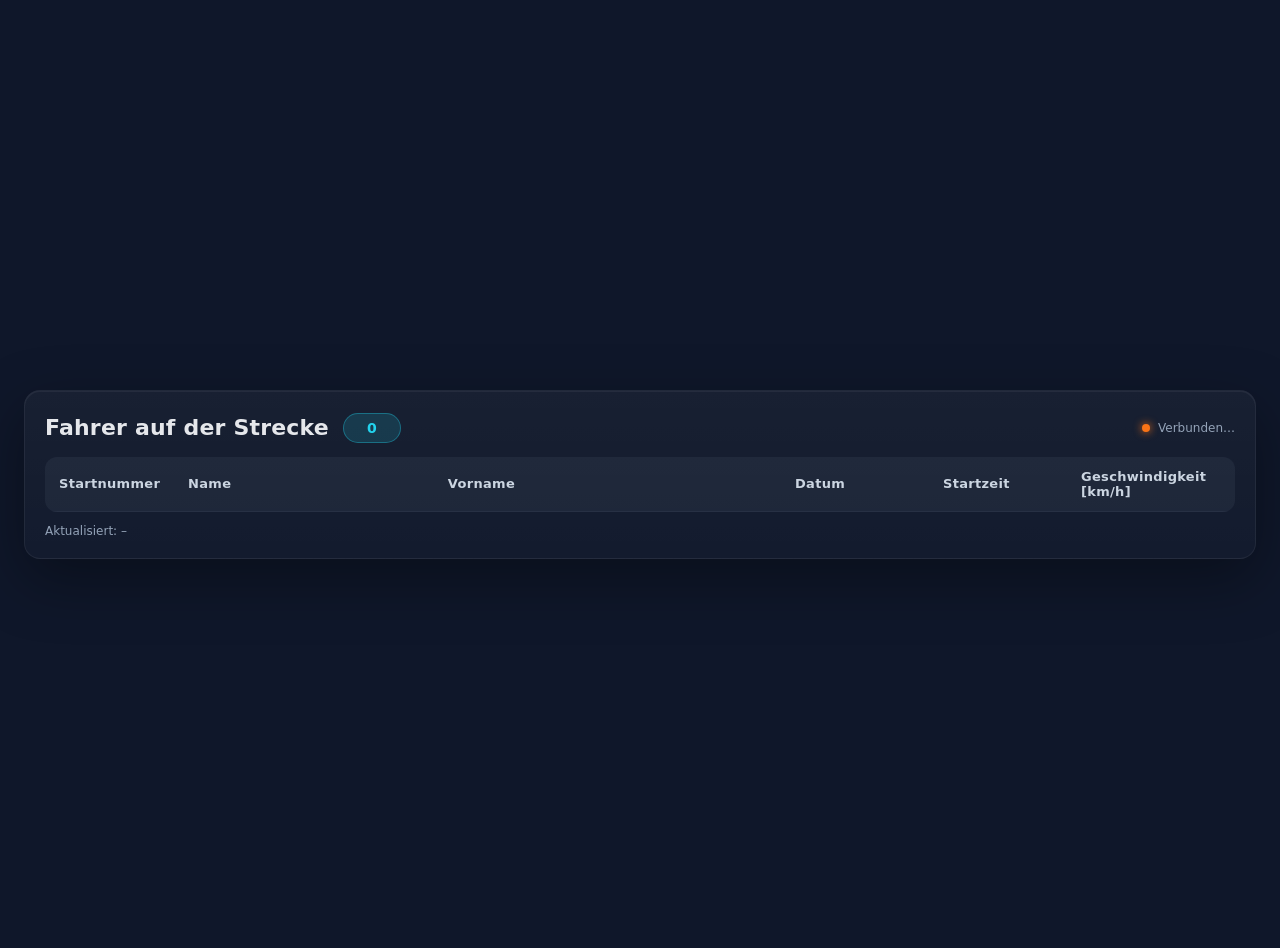
<file: source/Server_admin/xampp/racers_on_track.html>
<!doctype html>
<html lang="de">
<head>
  <meta charset="utf-8" />
  <meta name="viewport" content="width=device-width,initial-scale=1" />
  <title>Rennübersicht – Fahrer auf der Strecke</title>
  <style>
    :root {
      --bg: #0f172a;       /* slate-900 */
      --card: #111827;     /* gray-900 */
      --muted: #94a3b8;    /* slate-400 */
      --fg: #e5e7eb;       /* gray-200 */
      --accent: #22d3ee;   /* cyan-400 */
      --good: #22c55e;     /* green-500 */
      --warning: #f59e0b;  /* yellow-500 */
      --danger: #ef4444;   /* red-500 */
    }
    html, body { height: 100%; }
    body {
      margin: 0; background: var(--bg); color: var(--fg);
      font-family: ui-sans-serif, system-ui, -apple-system, Segoe UI, Roboto, Ubuntu, Cantarell, Noto Sans, Helvetica, Arial, "Apple Color Emoji", "Segoe UI Emoji";
      display: flex; align-items: center; justify-content: center; padding: 24px;
    }
    .container { width: 100%; max-width: 1300px; }
    .card {
      background: linear-gradient(180deg, rgba(255,255,255,0.04), rgba(255,255,255,0.02));
      border: 1px solid rgba(255,255,255,0.06);
      border-radius: 16px;
      padding: 16px 20px 20px 20px;
      box-shadow: 0 20px 60px rgba(0,0,0,0.35), inset 0 1px 0 rgba(255,255,255,0.06);
    }
    .title {
      display:flex; align-items:center; gap:14px; margin: 6px 0 14px 0;
    }
    .title h1 { font-size: 22px; margin: 0; letter-spacing: 0.2px; }
    .badge {
      background: rgba(34, 211, 238, 0.15);
      border: 1px solid rgba(34,211,238,0.35);
      color: var(--accent);
      padding: 6px 10px; border-radius: 999px; font-weight: 600; font-size: 14px;
      min-width: 36px; text-align:center;
    }
    .status {
      margin-left: auto; font-size: 12px; color: var(--muted);
      display:flex; align-items:center; gap:8px;
    }
    .dot { width:8px; height:8px; border-radius:50%; background: var(--good); box-shadow: 0 0 8px var(--good); }
    table { width: 100%; border-collapse: collapse; overflow: hidden; border-radius: 12px; }
    thead th {
      text-align: left; font-weight: 700; font-size: 13px; letter-spacing: 0.3px;
      padding: 12px 14px; color: #cbd5e1; background: rgba(148,163,184,0.08);
      border-bottom: 1px solid rgba(148,163,184,0.15);
    }
    tbody td {
      padding: 12px 14px; font-size: 15px; border-bottom: 1px solid rgba(148,163,184,0.1);
    }
    tbody tr:hover { background: rgba(2,6,23,0.4); }
    .num { font-variant-numeric: tabular-nums; font-weight: 700; }
    .time { font-variant-numeric: tabular-nums; color: #c7d2fe; } /* indigo-200 */
    .speed {
      font-variant-numeric: tabular-nums;
      font-weight: 600;
      text-align: center;
      padding: 4px 8px;
      border-radius: 6px;
      display: inline-block;
      min-width: 60px;
    }
    .speed-low { background: rgba(34, 197, 94, 0.1); color: #22c55e; }
    .speed-medium { background: rgba(245, 158, 11, 0.1); color: #f59e0b; }
    .speed-high { background: rgba(239, 68, 68, 0.1); color: #ef4444; }
    .footer {
      display:flex; align-items:center; justify-content: space-between;
      margin-top: 12px; font-size: 12px; color: var(--muted);
    }
    .pill {
      font-size: 12px; padding: 4px 8px; border-radius: 999px;
      border: 1px solid rgba(148,163,184,0.25); color: #cbd5e1;
    }
    .hidden { display:none; }
  </style>
</head>
<body>
  <div class="container">
    <div class="card">
      <div class="title">
        <h1>Fahrer auf der Strecke</h1>
        <div id="countBadge" class="badge">0</div>
        <div class="status"><span class="dot" id="liveDot"></span><span id="statusText">Live</span></div>
      </div>

      <table>
        <thead>
          <tr>
            <th style="width:100px">Startnummer</th>
            <th>Name</th>
            <th>Vorname</th>
            <th style="width:120px">Datum</th>
            <th style="width:110px">Startzeit</th>
            <th style="width:140px">Geschwindigkeit [km/h]</th>
          </tr>
        </thead>
        <tbody id="tbody">
          <!-- rows injected here -->
        </tbody>
      </table>

      <div class="footer">
        <div>Aktualisiert: <span id="updatedAt">–</span></div>
        <div class="pill hidden" id="fallbackInfo">Fallback: Polling</div>
      </div>
    </div>
  </div>

  <script>
    const TBODY       = document.getElementById('tbody');
    const COUNT_BADGE = document.getElementById('countBadge');
    const UPDATED_AT  = document.getElementById('updatedAt');
    const LIVE_DOT    = document.getElementById('liveDot');
    const STATUS_TXT  = document.getElementById('statusText');
    const FALLBACK    = document.getElementById('fallbackInfo');

    const SSE_URL   = 'ontrack_sse.php';   // adjust path if needed
    const ONCE_URL  = 'ontrack_once.php';  // adjust path if needed
    let pollTimer   = null;

    function getSpeedClass(speed) {
      if (!speed) return 'speed-low';
      if (speed < 50) return 'speed-low';
      if (speed < 80) return 'speed-medium';
      return 'speed-high';
    }

    function formatSpeed(speed) {
      if (speed === null || speed === undefined) return '–';
      return `${speed.toFixed(1)}`;
    }

    function renderRows(rows) {
      TBODY.innerHTML = '';
      for (const r of rows) {
        const tr = document.createElement('tr');

        // Startnummer
        const tdSN  = document.createElement('td');
        tdSN.className = 'num';
        tdSN.textContent = r.Startnummer;

        // Name
        const tdN   = document.createElement('td');
        tdN.textContent = r.Name || '';

        // Vorname
        const tdV   = document.createElement('td');
        tdV.textContent = r.Vorname || '';

        // Datum und Zeit
        let datePart = '', timePart = '';
        if (r.started_at) {
          const d = new Date(r.started_at.replace(' ', 'T'));
          datePart = d.toLocaleDateString('de-DE');
          timePart = d.toLocaleTimeString('de-DE', {
            hour12: false,
            hour: '2-digit',
            minute: '2-digit',
            second: '2-digit'
          });
        }

        const tdDate = document.createElement('td');
        tdDate.textContent = datePart;

        const tdTime = document.createElement('td');
        tdTime.className = 'time';
        tdTime.textContent = timePart;

        // Geschwindigkeit - using the existing speed_kmh column from database
        const tdSpeed = document.createElement('td');
        const speed = r.speed_kmh;  // Using the existing column name
        const speedSpan = document.createElement('span');
        speedSpan.className = `speed ${getSpeedClass(speed)}`;
        speedSpan.textContent = formatSpeed(speed);
        tdSpeed.appendChild(speedSpan);

        // Append all cells
        tr.appendChild(tdSN);
        tr.appendChild(tdN);
        tr.appendChild(tdV);
        tr.appendChild(tdDate);
        tr.appendChild(tdTime);
        tr.appendChild(tdSpeed);
        TBODY.appendChild(tr);
      }
      COUNT_BADGE.textContent = rows.length;
      UPDATED_AT.textContent = new Date().toLocaleTimeString('de-DE', {
        hour12: false,
        hour: '2-digit',
        minute: '2-digit',
        second: '2-digit'
      });
    }

    function setLiveStatus(ok) {
      if (ok) {
        LIVE_DOT.style.background = 'var(--good)';
        LIVE_DOT.style.boxShadow  = '0 0 8px var(--good)';
        STATUS_TXT.textContent    = 'Live';
      } else {
        LIVE_DOT.style.background = '#f97316';
        LIVE_DOT.style.boxShadow  = '0 0 8px #f97316';
        STATUS_TXT.textContent    = 'Verbunden…';
      }
    }

    async function fetchOnce() {
      try {
        const r = await fetch(ONCE_URL, {cache: 'no-store'});
        const j = await r.json();
        if (j && j.status === 'success') renderRows(j.data || []);
      } catch (e) {
        console.error('Fetch error:', e);
      }
    }

    function startPolling() {
      FALLBACK.classList.remove('hidden');
      if (pollTimer) clearInterval(pollTimer);
      fetchOnce();
      pollTimer = setInterval(fetchOnce, 1000);
    }

    function startSSE() {
      if (!('EventSource' in window)) {
        startPolling();
        return;
      }
      try {
        FALLBACK.classList.add('hidden');
        const es = new EventSource(SSE_URL);
        setLiveStatus(false);

        es.addEventListener('open', () => setLiveStatus(true));
        es.addEventListener('error', () => {
          setLiveStatus(false);
          setTimeout(() => {
            try { es.close(); } catch {}
            startPolling();
          }, 1500);
        });

        es.addEventListener('update', (ev) => {
          try {
            const payload = JSON.parse(ev.data);
            renderRows(payload.rows || []);
            setLiveStatus(true);
          } catch (e) {
            console.error('SSE parse error:', e);
          }
        });
      } catch (e) {
        console.error('SSE error:', e);
        startPolling();
      }
    }

    // Start live updates
    startSSE();
  </script>
</body>
</html>
</file>
